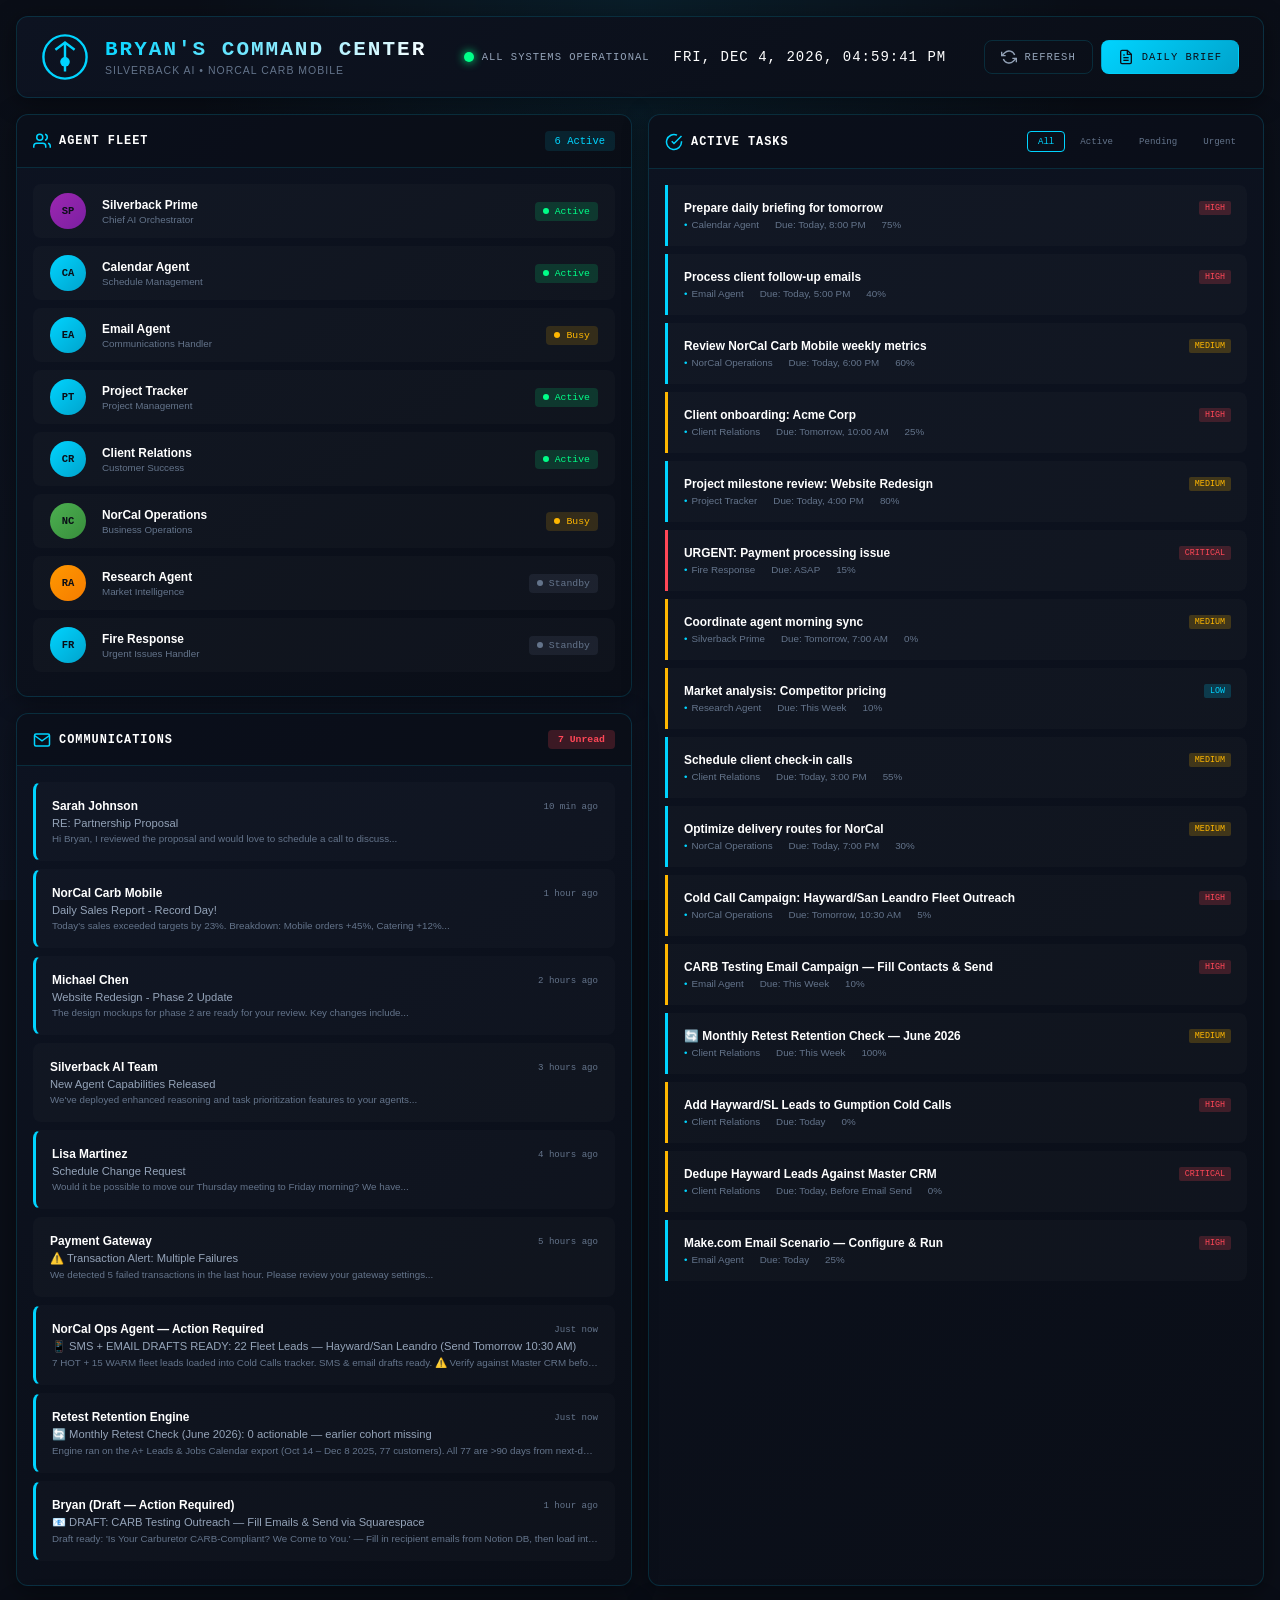
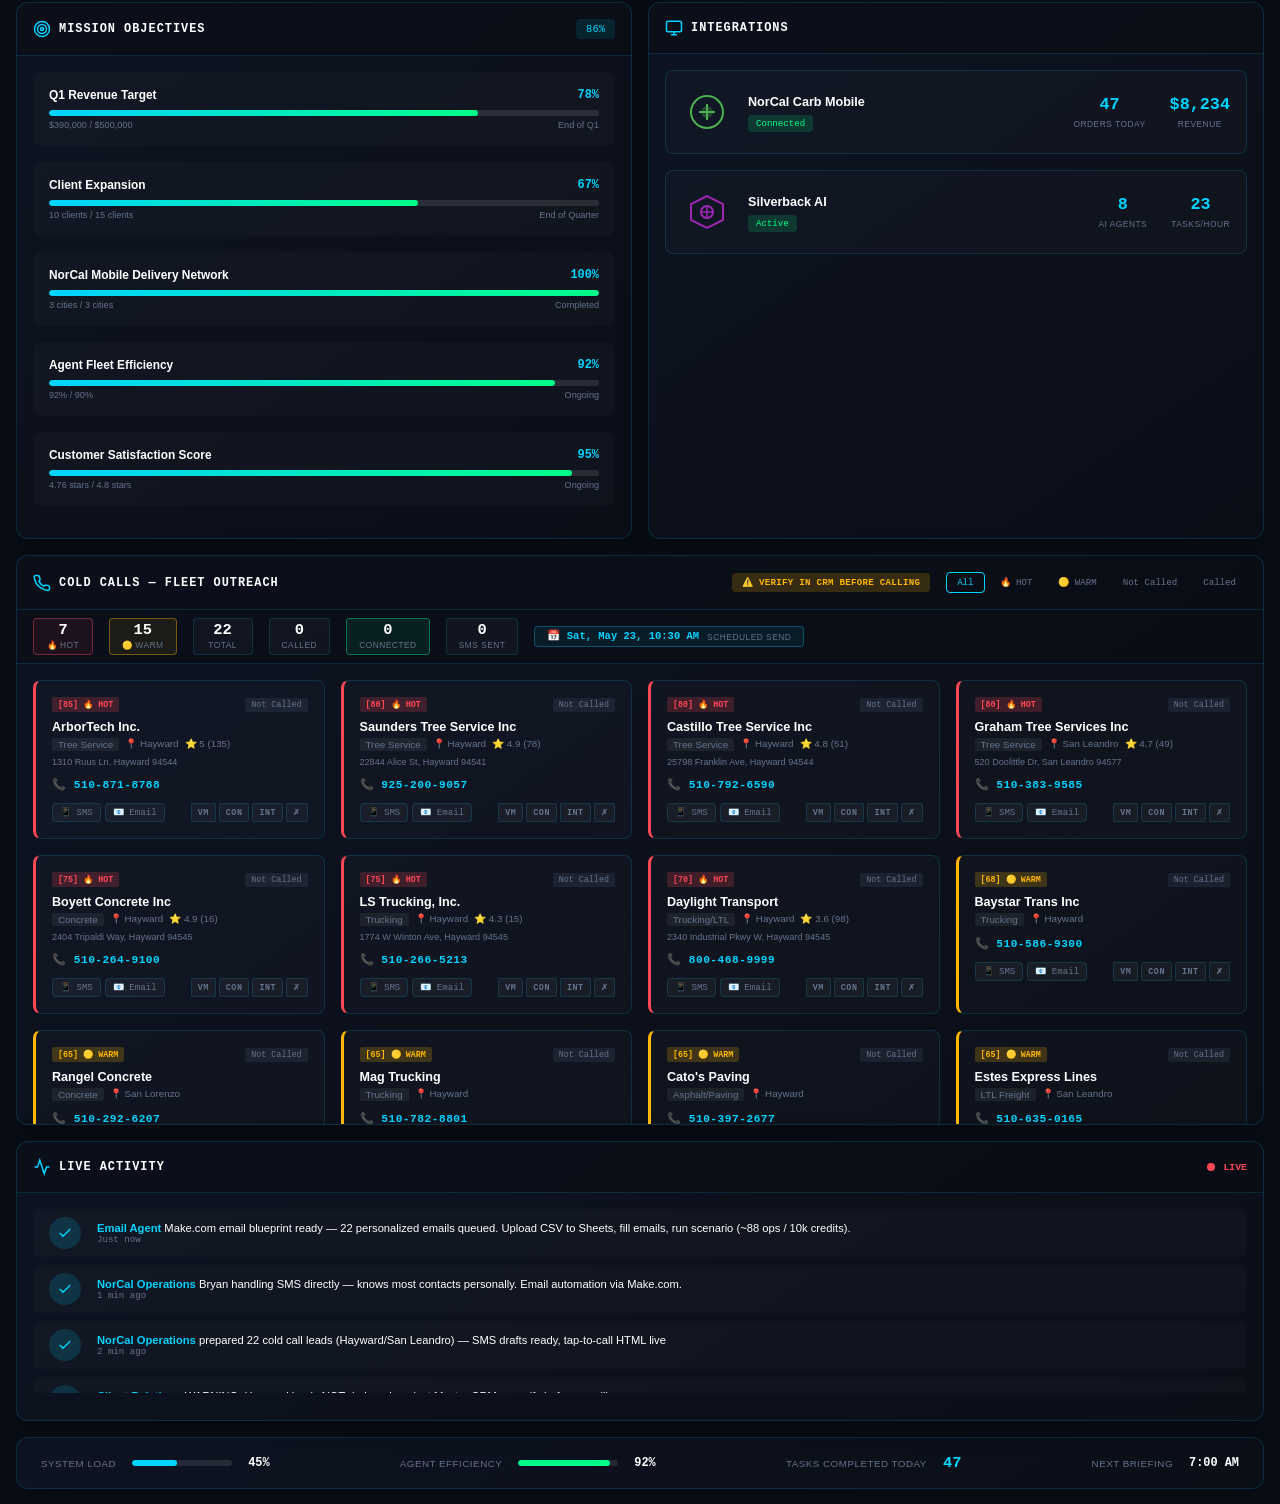
<file: command-center/index.html>
<!DOCTYPE html>
<html lang="en">
<head>
    <meta charset="UTF-8">
    <meta name="viewport" content="width=device-width, initial-scale=1.0">
    <meta http-equiv="Content-Security-Policy" content="default-src 'self'; script-src 'self'; style-src 'self' 'unsafe-inline' https://fonts.googleapis.com; font-src https://fonts.gstatic.com; img-src 'self' data:; connect-src 'none';">
    <title>Bryan's Command Center | Silverback AI</title>
    <link rel="stylesheet" href="styles.css">
    <link href="https://fonts.googleapis.com/css2?family=Roboto+Mono:wght@300;400;500;700&family=Inter:wght@300;400;500;600;700&display=swap" rel="stylesheet">
</head>
<body>
    <div class="command-center">
        <!-- Header / Mission Control Bar -->
        <header class="mission-control-bar">
            <div class="logo-section">
                <div class="logo-icon">
                    <svg viewBox="0 0 40 40" fill="none" xmlns="http://www.w3.org/2000/svg">
                        <circle cx="20" cy="20" r="18" stroke="#00D4FF" stroke-width="2"/>
                        <path d="M20 8 L20 32 M12 14 L20 8 L28 14" stroke="#00D4FF" stroke-width="2" fill="none"/>
                        <circle cx="20" cy="24" r="4" fill="#00D4FF"/>
                    </svg>
                </div>
                <div class="logo-text">
                    <h1>BRYAN'S COMMAND CENTER</h1>
                    <span class="subtitle">Silverback AI • NorCal Carb Mobile</span>
                </div>
            </div>
            <div class="status-indicators">
                <div class="system-status online">
                    <span class="status-dot"></span>
                    <span>ALL SYSTEMS OPERATIONAL</span>
                </div>
                <div class="datetime" id="datetime"></div>
            </div>
            <div class="quick-actions">
                <button class="action-btn" id="btn-refresh">
                    <svg viewBox="0 0 24 24" fill="none" stroke="currentColor" stroke-width="2">
                        <path d="M1 4v6h6M23 20v-6h-6"/>
                        <path d="M20.49 9A9 9 0 0 0 5.64 5.64L1 10m22 4l-4.64 4.36A9 9 0 0 1 3.51 15"/>
                    </svg>
                    REFRESH
                </button>
                <button class="action-btn primary" id="btn-briefing">
                    <svg viewBox="0 0 24 24" fill="none" stroke="currentColor" stroke-width="2">
                        <path d="M14 2H6a2 2 0 0 0-2 2v16a2 2 0 0 0 2 2h12a2 2 0 0 0 2-2V8z"/>
                        <polyline points="14 2 14 8 20 8"/>
                        <line x1="16" y1="13" x2="8" y2="13"/>
                        <line x1="16" y1="17" x2="8" y2="17"/>
                        <polyline points="10 9 9 9 8 9"/>
                    </svg>
                    DAILY BRIEF
                </button>
            </div>
        </header>

        <!-- Main Dashboard Grid -->
        <main class="dashboard-grid">
            <!-- Agents Panel -->
            <section class="panel agents-panel">
                <div class="panel-header">
                    <h2>
                        <svg viewBox="0 0 24 24" fill="none" stroke="currentColor" stroke-width="2">
                            <path d="M17 21v-2a4 4 0 0 0-4-4H5a4 4 0 0 0-4 4v2"/>
                            <circle cx="9" cy="7" r="4"/>
                            <path d="M23 21v-2a4 4 0 0 0-3-3.87"/>
                            <path d="M16 3.13a4 4 0 0 1 0 7.75"/>
                        </svg>
                        AGENT FLEET
                    </h2>
                    <span class="panel-count" id="agents-count">0 Active</span>
                </div>
                <div class="panel-content" id="agents-list">
                    <!-- Agents will be populated by JavaScript -->
                </div>
            </section>

            <!-- Tasks Panel -->
            <section class="panel tasks-panel">
                <div class="panel-header">
                    <h2>
                        <svg viewBox="0 0 24 24" fill="none" stroke="currentColor" stroke-width="2">
                            <path d="M22 11.08V12a10 10 0 1 1-5.93-9.14"/>
                            <polyline points="22 4 12 14.01 9 11.01"/>
                        </svg>
                        ACTIVE TASKS
                    </h2>
                    <div class="task-filters">
                        <button class="filter-btn active" data-filter="all">All</button>
                        <button class="filter-btn" data-filter="active">Active</button>
                        <button class="filter-btn" data-filter="pending">Pending</button>
                        <button class="filter-btn" data-filter="urgent">Urgent</button>
                    </div>
                </div>
                <div class="panel-content scrollable" id="tasks-list">
                    <!-- Tasks will be populated by JavaScript -->
                </div>
            </section>

            <!-- Mail/Communications Panel -->
            <section class="panel mail-panel">
                <div class="panel-header">
                    <h2>
                        <svg viewBox="0 0 24 24" fill="none" stroke="currentColor" stroke-width="2">
                            <path d="M4 4h16c1.1 0 2 .9 2 2v12c0 1.1-.9 2-2 2H4c-1.1 0-2-.9-2-2V6c0-1.1.9-2 2-2z"/>
                            <polyline points="22,6 12,13 2,6"/>
                        </svg>
                        COMMUNICATIONS
                    </h2>
                    <span class="panel-badge urgent" id="unread-count">0 Unread</span>
                </div>
                <div class="panel-content scrollable" id="mail-list">
                    <!-- Mail will be populated by JavaScript -->
                </div>
            </section>

            <!-- Goals & Objectives Panel -->
            <section class="panel goals-panel">
                <div class="panel-header">
                    <h2>
                        <svg viewBox="0 0 24 24" fill="none" stroke="currentColor" stroke-width="2">
                            <circle cx="12" cy="12" r="10"/>
                            <circle cx="12" cy="12" r="6"/>
                            <circle cx="12" cy="12" r="2"/>
                        </svg>
                        MISSION OBJECTIVES
                    </h2>
                    <span class="panel-progress" id="goals-progress">0%</span>
                </div>
                <div class="panel-content scrollable" id="goals-list">
                    <!-- Goals will be populated by JavaScript -->
                </div>
            </section>

            <!-- Integrations Panel -->
            <section class="panel integrations-panel">
                <div class="panel-header">
                    <h2>
                        <svg viewBox="0 0 24 24" fill="none" stroke="currentColor" stroke-width="2">
                            <rect x="2" y="3" width="20" height="14" rx="2" ry="2"/>
                            <line x1="8" y1="21" x2="16" y2="21"/>
                            <line x1="12" y1="17" x2="12" y2="21"/>
                        </svg>
                        INTEGRATIONS
                    </h2>
                </div>
                <div class="panel-content integrations-grid">
                    <div class="integration-card" data-integration="norcalcarb">
                        <div class="integration-icon norcalcarb">
                            <svg viewBox="0 0 40 40" fill="none">
                                <circle cx="20" cy="20" r="16" stroke="#4CAF50" stroke-width="2"/>
                                <path d="M12 20h16M20 12v16" stroke="#4CAF50" stroke-width="2"/>
                                <circle cx="20" cy="20" r="6" fill="#4CAF50" opacity="0.3"/>
                            </svg>
                        </div>
                        <div class="integration-info">
                            <h3>NorCal Carb Mobile</h3>
                            <span class="integration-status connected">Connected</span>
                        </div>
                        <div class="integration-metrics">
                            <div class="metric">
                                <span class="metric-value" id="norcalcarb-orders">--</span>
                                <span class="metric-label">Orders Today</span>
                            </div>
                            <div class="metric">
                                <span class="metric-value" id="norcalcarb-revenue">--</span>
                                <span class="metric-label">Revenue</span>
                            </div>
                        </div>
                    </div>
                    <div class="integration-card" data-integration="silverback">
                        <div class="integration-icon silverback">
                            <svg viewBox="0 0 40 40" fill="none">
                                <path d="M20 4L4 12v16l16 8 16-8V12L20 4z" stroke="#9C27B0" stroke-width="2" fill="none"/>
                                <circle cx="20" cy="20" r="6" stroke="#9C27B0" stroke-width="2"/>
                                <path d="M20 14v12M14 20h12" stroke="#9C27B0" stroke-width="1.5"/>
                            </svg>
                        </div>
                        <div class="integration-info">
                            <h3>Silverback AI</h3>
                            <span class="integration-status connected">Active</span>
                        </div>
                        <div class="integration-metrics">
                            <div class="metric">
                                <span class="metric-value" id="silverback-agents">--</span>
                                <span class="metric-label">AI Agents</span>
                            </div>
                            <div class="metric">
                                <span class="metric-value" id="silverback-tasks">--</span>
                                <span class="metric-label">Tasks/Hour</span>
                            </div>
                        </div>
                    </div>
                </div>
            </section>

            <!-- Cold Calls Panel -->
            <section class="panel cold-calls-panel">
                <div class="panel-header">
                    <h2>
                        <svg viewBox="0 0 24 24" fill="none" stroke="currentColor" stroke-width="2">
                            <path d="M22 16.92v3a2 2 0 0 1-2.18 2 19.79 19.79 0 0 1-8.63-3.07A19.5 19.5 0 0 1 4.69 13a19.79 19.79 0 0 1-3.07-8.67A2 2 0 0 1 3.6 2h3a2 2 0 0 1 2 1.72c.127.96.361 1.903.7 2.81a2 2 0 0 1-.45 2.11L7.91 9.91a16 16 0 0 0 6.29 6.29l1.27-.95a2 2 0 0 1 2.11-.45c.907.339 1.85.573 2.81.7A2 2 0 0 1 22 16.92z"/>
                        </svg>
                        COLD CALLS — FLEET OUTREACH
                    </h2>
                    <div class="cold-calls-header-right">
                        <span class="panel-badge warning" id="cold-calls-warning">⚠️ VERIFY IN CRM BEFORE CALLING</span>
                        <div class="cold-call-filters">
                            <button class="filter-btn active" data-cc-filter="all">All</button>
                            <button class="filter-btn" data-cc-filter="hot">🔥 HOT</button>
                            <button class="filter-btn" data-cc-filter="warm">🟡 WARM</button>
                            <button class="filter-btn" data-cc-filter="not_called">Not Called</button>
                            <button class="filter-btn" data-cc-filter="called">Called</button>
                        </div>
                    </div>
                </div>
                <div class="cold-calls-stats" id="cold-calls-stats">
                    <!-- Stats bar populated by JS -->
                </div>
                <div class="panel-content scrollable cold-calls-grid-wrap" id="cold-calls-list">
                    <!-- Cold call leads populated by JS -->
                </div>
            </section>

            <!-- Live Activity Feed -->
            <section class="panel activity-panel">
                <div class="panel-header">
                    <h2>
                        <svg viewBox="0 0 24 24" fill="none" stroke="currentColor" stroke-width="2">
                            <polyline points="22 12 18 12 15 21 9 3 6 12 2 12"/>
                        </svg>
                        LIVE ACTIVITY
                    </h2>
                    <span class="live-indicator">
                        <span class="pulse"></span>
                        LIVE
                    </span>
                </div>
                <div class="panel-content scrollable" id="activity-feed">
                    <!-- Activity feed will be populated by JavaScript -->
                </div>
            </section>
        </main>

        <!-- Bottom Status Bar -->
        <footer class="status-bar">
            <div class="status-item">
                <span class="status-label">System Load</span>
                <div class="status-meter">
                    <div class="meter-fill" id="system-load" style="width: 45%"></div>
                </div>
                <span class="status-value">45%</span>
            </div>
            <div class="status-item">
                <span class="status-label">Agent Efficiency</span>
                <div class="status-meter">
                    <div class="meter-fill success" id="agent-efficiency" style="width: 92%"></div>
                </div>
                <span class="status-value">92%</span>
            </div>
            <div class="status-item">
                <span class="status-label">Tasks Completed Today</span>
                <span class="status-value highlight" id="tasks-completed">47</span>
            </div>
            <div class="status-item">
                <span class="status-label">Next Briefing</span>
                <span class="status-value" id="next-briefing">7:00 AM</span>
            </div>
        </footer>
    </div>

    <script src="data.js"></script>
    <script src="dashboard.js"></script>
</body>
</html>
</file>
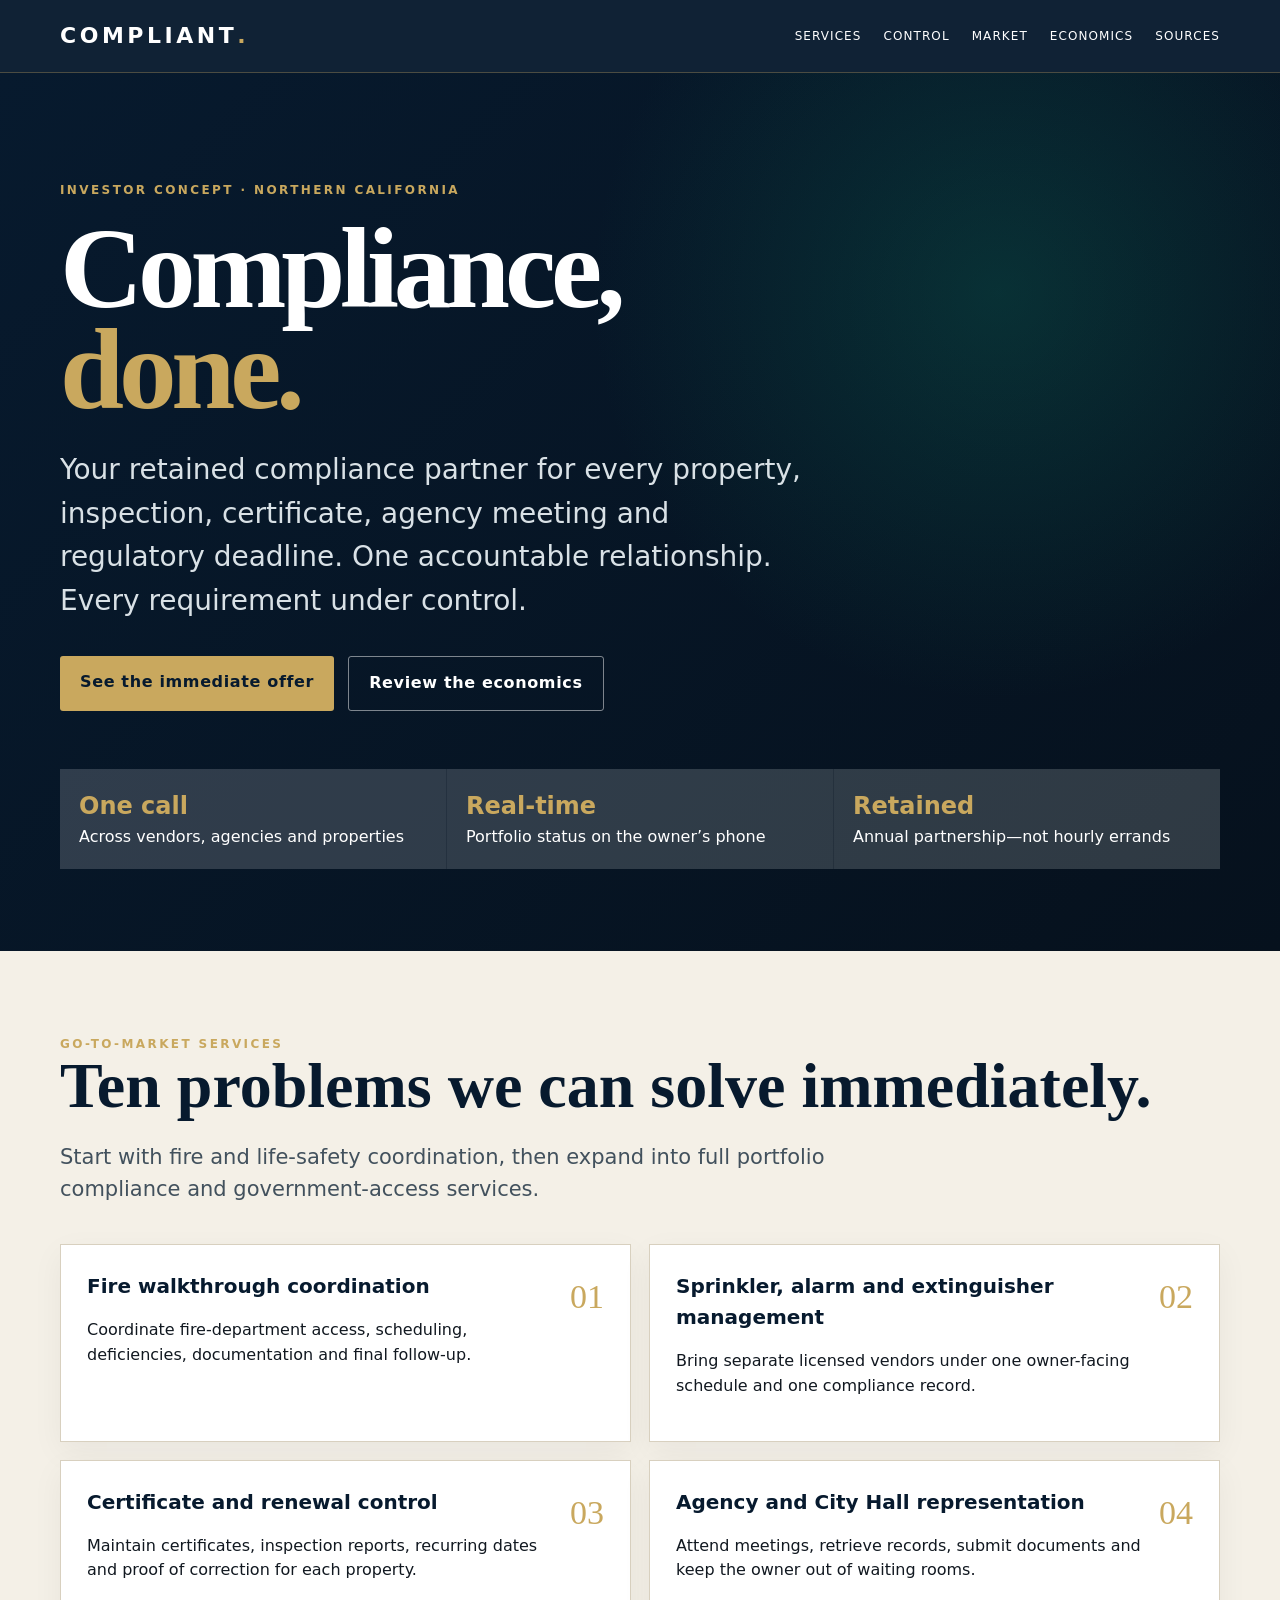
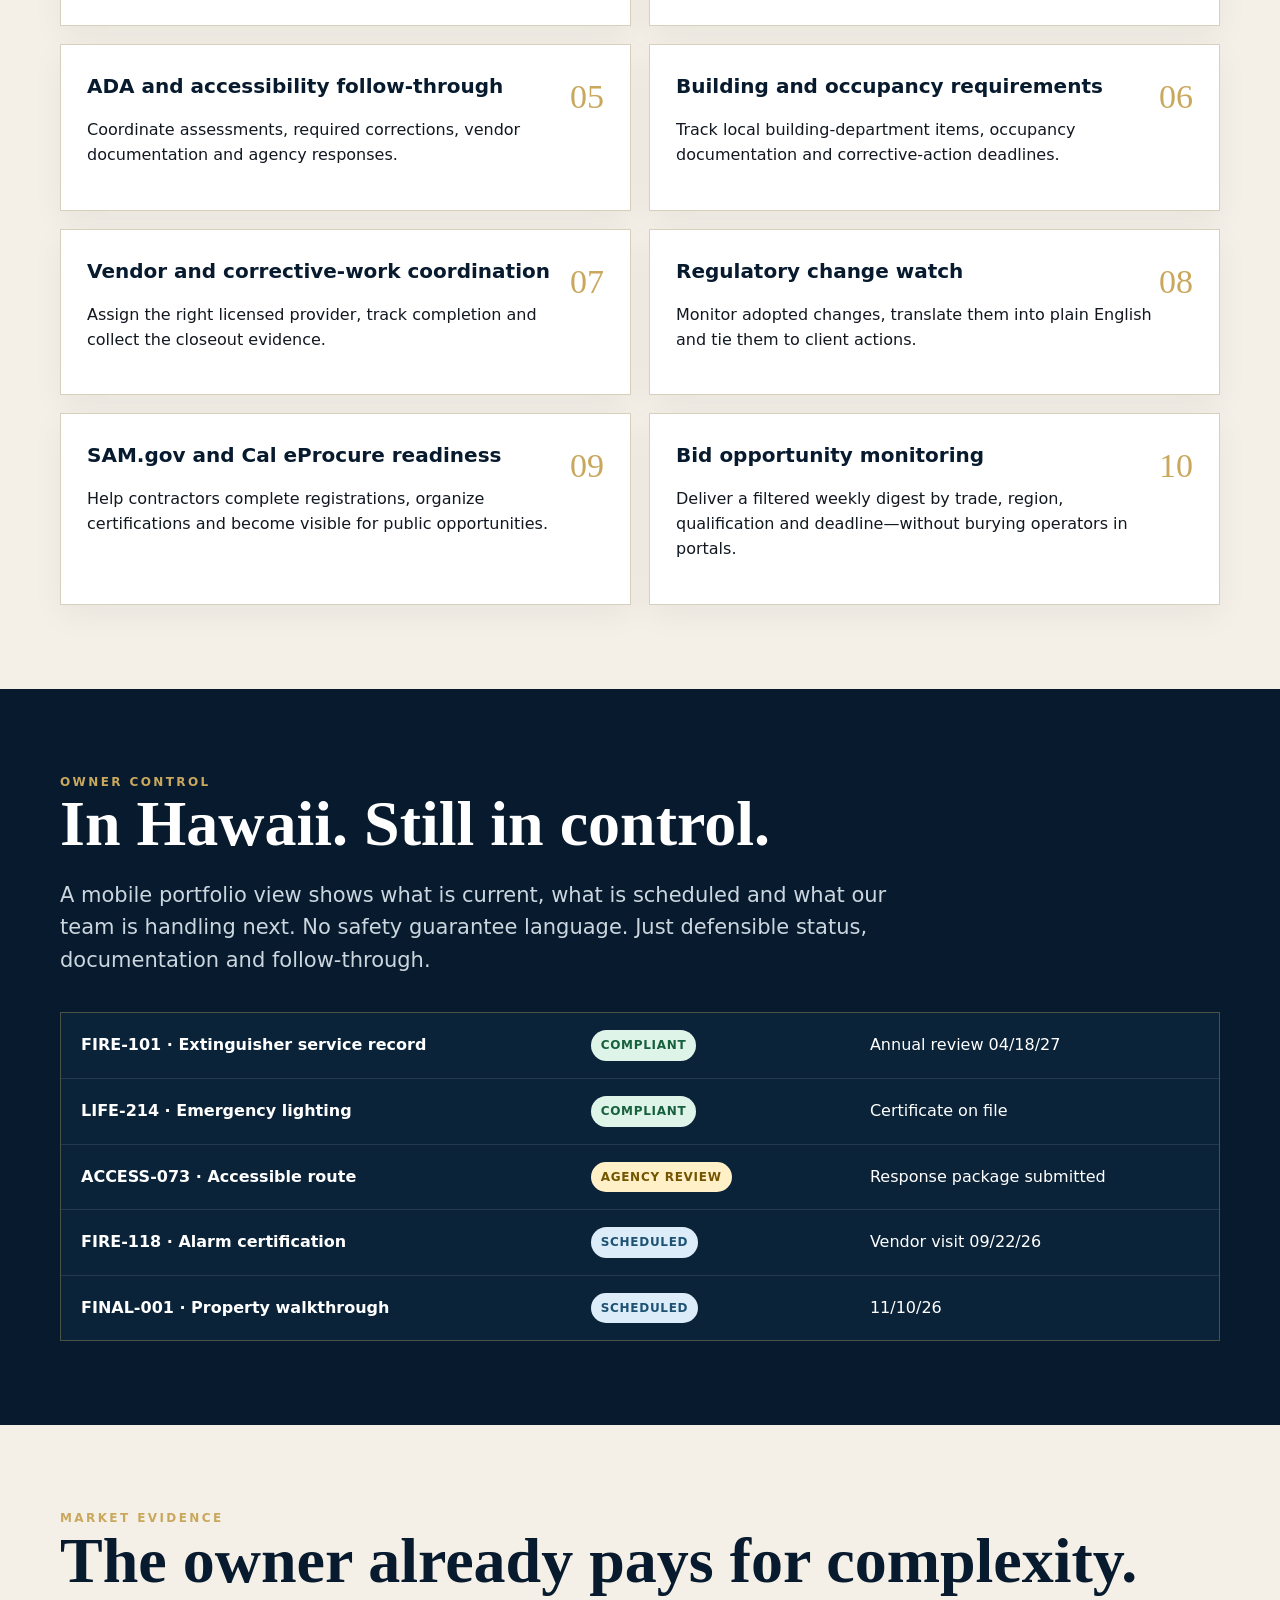
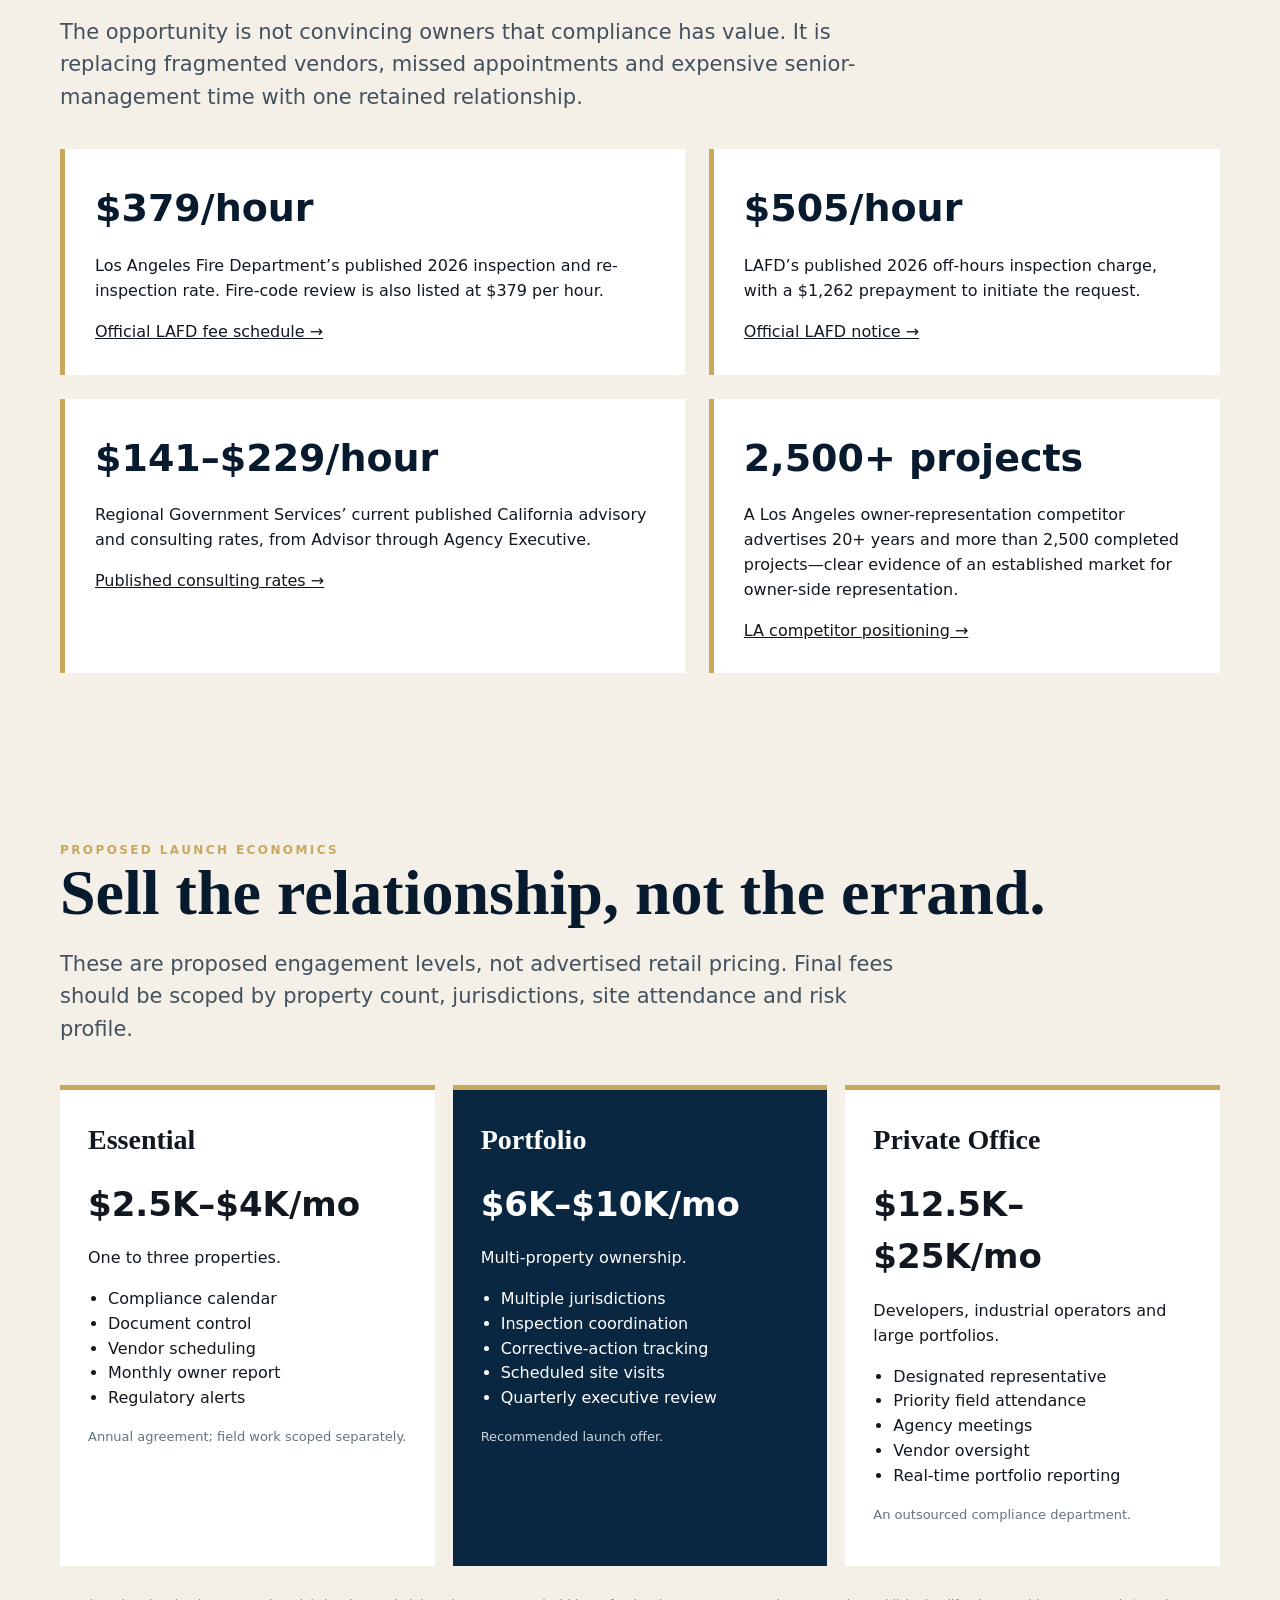
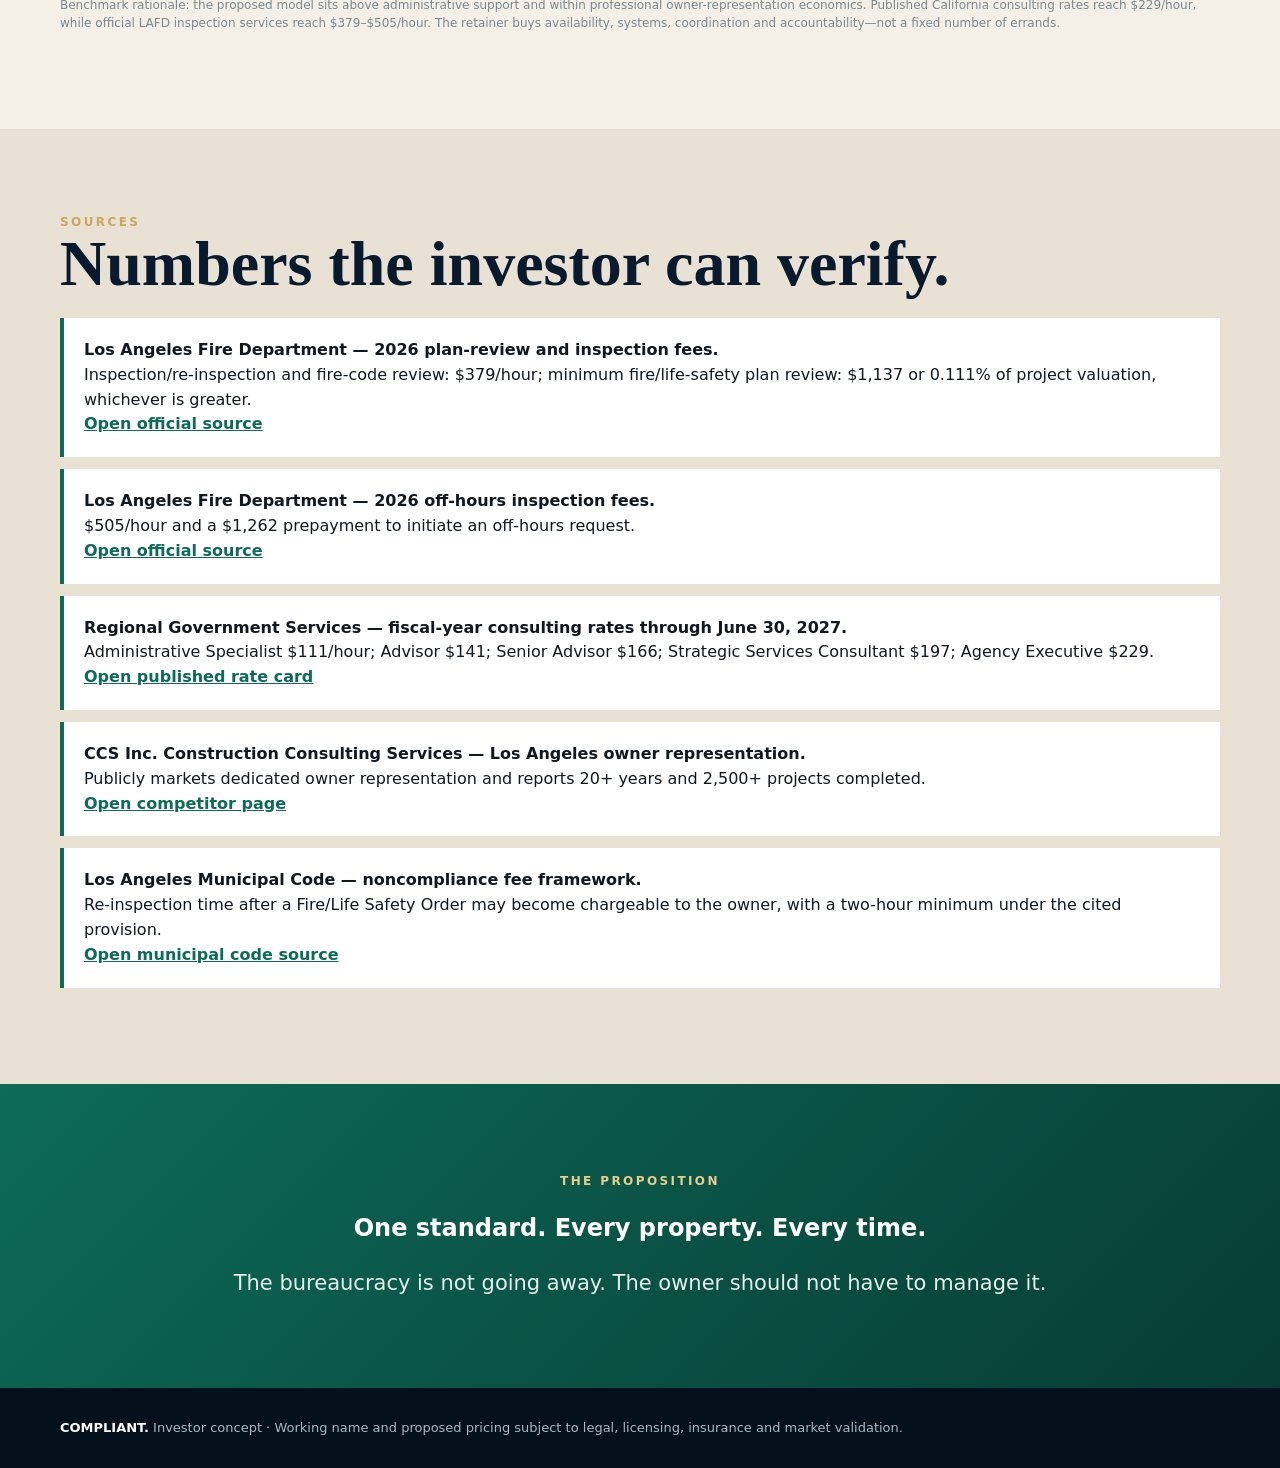
<file: compliant-concept/index.html>
<!doctype html>
<html lang="en">
<head>
<meta charset="utf-8">
<meta name="viewport" content="width=device-width,initial-scale=1">
<title>COMPLIANT. — Investor Concept</title>
<meta name="description" content="COMPLIANT. Retained owner representation for property, construction and regulatory compliance.">
<meta property="og:type" content="website">
<meta property="og:title" content="COMPLIANT. — Compliance, done.">
<meta property="og:description" content="A premium retained compliance partner for property owners, developers and physical-service businesses.">
<meta property="og:image" content="https://placehold.co/1200x630/071A2E/C9A85E/png?text=COMPLIANT.%0ACompliance%2C+done.">
<meta property="og:image:width" content="1200">
<meta property="og:image:height" content="630">
<meta name="twitter:card" content="summary_large_image">
<meta name="twitter:title" content="COMPLIANT. — Compliance, done.">
<meta name="twitter:description" content="Investor concept for a retained compliance partner.">
<meta name="twitter:image" content="https://placehold.co/1200x630/071A2E/C9A85E/png?text=COMPLIANT.%0ACompliance%2C+done.">
<style>
:root{--navy:#071a2e;--navy2:#0a2741;--gold:#c9a85e;--emerald:#0d6b58;--cream:#f4f0e7;--ink:#111820;--muted:#66737d;--line:#d8d0bf}
*{box-sizing:border-box}html{scroll-behavior:smooth}body{margin:0;font-family:Inter,ui-sans-serif,system-ui,-apple-system,Segoe UI,Arial;color:var(--ink);background:var(--cream);line-height:1.55}a{color:inherit}.wrap{width:min(1160px,92vw);margin:auto}.top{position:sticky;top:0;z-index:20;background:rgba(7,26,46,.96);backdrop-filter:blur(12px);border-bottom:1px solid rgba(201,168,94,.32)}nav{height:72px;display:flex;align-items:center;justify-content:space-between;color:white}.brand{font-weight:900;letter-spacing:.16em;font-size:22px;text-decoration:none}.brand b{color:var(--gold)}.links{display:flex;gap:22px;font-size:12px;letter-spacing:.09em;text-transform:uppercase}.links a{text-decoration:none}.hero{background:radial-gradient(circle at 78% 25%,rgba(13,107,88,.32),transparent 34%),linear-gradient(135deg,var(--navy),#06111d);color:white;padding:108px 0 82px}.eyebrow{color:var(--gold);text-transform:uppercase;letter-spacing:.2em;font-weight:800;font-size:12px}.hero h1{font-family:Georgia,serif;font-size:clamp(60px,9vw,118px);line-height:.88;margin:18px 0 24px;letter-spacing:-.045em}.hero h1 span{color:var(--gold)}.hero p{max-width:760px;font-size:clamp(19px,2.2vw,28px);color:#d9e1e6}.buttons{display:flex;gap:14px;flex-wrap:wrap;margin-top:34px}.btn{display:inline-block;padding:14px 20px;border-radius:3px;text-decoration:none;font-weight:850;letter-spacing:.04em}.primary{background:var(--gold);color:var(--navy)}.secondary{border:1px solid rgba(255,255,255,.48);color:white}.proofbar{display:grid;grid-template-columns:repeat(3,1fr);gap:1px;background:rgba(255,255,255,.12);margin-top:58px}.proofbar div{background:rgba(255,255,255,.05);padding:19px}.proofbar strong{display:block;color:var(--gold);font-size:24px}.section{padding:84px 0}.section h2{font-family:Georgia,serif;color:var(--navy);font-size:clamp(38px,5vw,66px);line-height:1.04;margin:0 0 20px}.lead{max-width:860px;font-size:21px;color:#42515d}.grid{display:grid;grid-template-columns:repeat(2,1fr);gap:18px;margin-top:38px}.card{background:#fff;border:1px solid var(--line);padding:26px;box-shadow:0 10px 30px rgba(15,28,40,.05)}.card h3{margin:0 0 8px;color:var(--navy);font-size:20px}.num{font-family:Georgia,serif;color:var(--gold);font-size:34px;float:right}.dark{background:var(--navy);color:white}.dark h2{color:white}.status{margin-top:36px;border:1px solid rgba(201,168,94,.35);background:#0b2339}.row{display:grid;grid-template-columns:1.5fr .8fr 1fr;gap:16px;padding:17px 20px;border-bottom:1px solid rgba(255,255,255,.1);align-items:center}.row:last-child{border-bottom:0}.tag{display:inline-block;padding:6px 10px;border-radius:999px;font-size:12px;font-weight:850;text-transform:uppercase;letter-spacing:.06em}.green{background:#dff4e8;color:#17603d}.amber{background:#fff0c8;color:#735400}.blue{background:#dcecf8;color:#1e5273}.marketgrid{display:grid;grid-template-columns:1.1fr .9fr;gap:24px;margin-top:36px}.quote{background:white;padding:30px;border-left:5px solid var(--gold)}.quote strong{display:block;font-size:38px;color:var(--navy)}.pricing{display:grid;grid-template-columns:repeat(3,1fr);gap:18px;margin-top:40px}.price{background:white;border-top:5px solid var(--gold);padding:28px}.price.featured{background:var(--navy2);color:white}.price h3{font-family:Georgia,serif;font-size:28px;margin:0}.price strong{display:block;font-size:34px;margin:16px 0}.price ul{padding-left:20px}.note{font-size:13px;color:var(--muted)}.featured .note{color:#cbd5dc}.sources{background:#e9e2d4}.source{background:white;border-left:4px solid var(--emerald);padding:20px;margin:12px 0}.source a{color:var(--emerald);font-weight:850}.close{background:linear-gradient(135deg,var(--emerald),#073c34);color:white;text-align:center;padding:88px 0}.close h2{color:white}.footer{background:#04101c;color:#aab8c2;padding:30px 0;font-size:13px}.disclaimer{font-size:12px;color:#798892;margin-top:30px}
@media(max-width:760px){.links{display:none}.hero{padding:78px 0 58px}.proofbar,.grid,.pricing,.marketgrid{grid-template-columns:1fr}.row{grid-template-columns:1fr}.section{padding:60px 0}}
</style>
</head>
<body>
<header class="top"><nav class="wrap"><a class="brand" href="#top">COMPLIANT<b>.</b></a><div class="links"><a href="#services">Services</a><a href="#dashboard">Control</a><a href="#market">Market</a><a href="#pricing">Economics</a><a href="#sources">Sources</a></div></nav></header>
<main id="top">
<section class="hero"><div class="wrap"><div class="eyebrow">Investor concept · Northern California</div><h1>Compliance,<br><span>done.</span></h1><p>Your retained compliance partner for every property, inspection, certificate, agency meeting and regulatory deadline. One accountable relationship. Every requirement under control.</p><div class="buttons"><a class="btn primary" href="#services">See the immediate offer</a><a class="btn secondary" href="#pricing">Review the economics</a></div><div class="proofbar"><div><strong>One call</strong>Across vendors, agencies and properties</div><div><strong>Real-time</strong>Portfolio status on the owner’s phone</div><div><strong>Retained</strong>Annual partnership—not hourly errands</div></div></div></section>
<section class="section" id="services"><div class="wrap"><div class="eyebrow">Go-to-market services</div><h2>Ten problems we can solve immediately.</h2><p class="lead">Start with fire and life-safety coordination, then expand into full portfolio compliance and government-access services.</p><div class="grid">
<div class="card"><span class="num">01</span><h3>Fire walkthrough coordination</h3><p>Coordinate fire-department access, scheduling, deficiencies, documentation and final follow-up.</p></div><div class="card"><span class="num">02</span><h3>Sprinkler, alarm and extinguisher management</h3><p>Bring separate licensed vendors under one owner-facing schedule and one compliance record.</p></div><div class="card"><span class="num">03</span><h3>Certificate and renewal control</h3><p>Maintain certificates, inspection reports, recurring dates and proof of correction for each property.</p></div><div class="card"><span class="num">04</span><h3>Agency and City Hall representation</h3><p>Attend meetings, retrieve records, submit documents and keep the owner out of waiting rooms.</p></div><div class="card"><span class="num">05</span><h3>ADA and accessibility follow-through</h3><p>Coordinate assessments, required corrections, vendor documentation and agency responses.</p></div><div class="card"><span class="num">06</span><h3>Building and occupancy requirements</h3><p>Track local building-department items, occupancy documentation and corrective-action deadlines.</p></div><div class="card"><span class="num">07</span><h3>Vendor and corrective-work coordination</h3><p>Assign the right licensed provider, track completion and collect the closeout evidence.</p></div><div class="card"><span class="num">08</span><h3>Regulatory change watch</h3><p>Monitor adopted changes, translate them into plain English and tie them to client actions.</p></div><div class="card"><span class="num">09</span><h3>SAM.gov and Cal eProcure readiness</h3><p>Help contractors complete registrations, organize certifications and become visible for public opportunities.</p></div><div class="card"><span class="num">10</span><h3>Bid opportunity monitoring</h3><p>Deliver a filtered weekly digest by trade, region, qualification and deadline—without burying operators in portals.</p></div>
</div></div></section>
<section class="section dark" id="dashboard"><div class="wrap"><div class="eyebrow">Owner control</div><h2>In Hawaii. Still in control.</h2><p class="lead" style="color:#cbd6de">A mobile portfolio view shows what is current, what is scheduled and what our team is handling next. No safety guarantee language. Just defensible status, documentation and follow-through.</p><div class="status"><div class="row"><strong>FIRE-101 · Extinguisher service record</strong><span><span class="tag green">Compliant</span></span><span>Annual review 04/18/27</span></div><div class="row"><strong>LIFE-214 · Emergency lighting</strong><span><span class="tag green">Compliant</span></span><span>Certificate on file</span></div><div class="row"><strong>ACCESS-073 · Accessible route</strong><span><span class="tag amber">Agency review</span></span><span>Response package submitted</span></div><div class="row"><strong>FIRE-118 · Alarm certification</strong><span><span class="tag blue">Scheduled</span></span><span>Vendor visit 09/22/26</span></div><div class="row"><strong>FINAL-001 · Property walkthrough</strong><span><span class="tag blue">Scheduled</span></span><span>11/10/26</span></div></div></div></section>
<section class="section" id="market"><div class="wrap"><div class="eyebrow">Market evidence</div><h2>The owner already pays for complexity.</h2><p class="lead">The opportunity is not convincing owners that compliance has value. It is replacing fragmented vendors, missed appointments and expensive senior-management time with one retained relationship.</p><div class="marketgrid"><div class="quote"><strong>$379/hour</strong><p>Los Angeles Fire Department’s published 2026 inspection and re-inspection rate. Fire-code review is also listed at $379 per hour.</p><a href="https://lafd.org/fire-prevention/fire-development-services/section-118-plan-check-and-inspection-fees" target="_blank" rel="noopener">Official LAFD fee schedule →</a></div><div class="quote"><strong>$505/hour</strong><p>LAFD’s published 2026 off-hours inspection charge, with a $1,262 prepayment to initiate the request.</p><a href="https://lafd.org/fire-prevention/fire-development-services/off-hours-inspection-fees" target="_blank" rel="noopener">Official LAFD notice →</a></div><div class="quote"><strong>$141–$229/hour</strong><p>Regional Government Services’ current published California advisory and consulting rates, from Advisor through Agency Executive.</p><a href="https://rgsjpa.org/about-us/agreement-rates/" target="_blank" rel="noopener">Published consulting rates →</a></div><div class="quote"><strong>2,500+ projects</strong><p>A Los Angeles owner-representation competitor advertises 20+ years and more than 2,500 completed projects—clear evidence of an established market for owner-side representation.</p><a href="https://www.laconstructioncompliance.com/construction-management/owner-representation/" target="_blank" rel="noopener">LA competitor positioning →</a></div></div></div></section>
<section class="section" id="pricing"><div class="wrap"><div class="eyebrow">Proposed launch economics</div><h2>Sell the relationship, not the errand.</h2><p class="lead">These are proposed engagement levels, not advertised retail pricing. Final fees should be scoped by property count, jurisdictions, site attendance and risk profile.</p><div class="pricing"><div class="price"><h3>Essential</h3><strong>$2.5K–$4K/mo</strong><p>One to three properties.</p><ul><li>Compliance calendar</li><li>Document control</li><li>Vendor scheduling</li><li>Monthly owner report</li><li>Regulatory alerts</li></ul><p class="note">Annual agreement; field work scoped separately.</p></div><div class="price featured"><h3>Portfolio</h3><strong>$6K–$10K/mo</strong><p>Multi-property ownership.</p><ul><li>Multiple jurisdictions</li><li>Inspection coordination</li><li>Corrective-action tracking</li><li>Scheduled site visits</li><li>Quarterly executive review</li></ul><p class="note">Recommended launch offer.</p></div><div class="price"><h3>Private Office</h3><strong>$12.5K–$25K/mo</strong><p>Developers, industrial operators and large portfolios.</p><ul><li>Designated representative</li><li>Priority field attendance</li><li>Agency meetings</li><li>Vendor oversight</li><li>Real-time portfolio reporting</li></ul><p class="note">An outsourced compliance department.</p></div></div><p class="disclaimer">Benchmark rationale: the proposed model sits above administrative support and within professional owner-representation economics. Published California consulting rates reach $229/hour, while official LAFD inspection services reach $379–$505/hour. The retainer buys availability, systems, coordination and accountability—not a fixed number of errands.</p></div></section>
<section class="section sources" id="sources"><div class="wrap"><div class="eyebrow">Sources</div><h2>Numbers the investor can verify.</h2><div class="source"><strong>Los Angeles Fire Department — 2026 plan-review and inspection fees.</strong><br>Inspection/re-inspection and fire-code review: $379/hour; minimum fire/life-safety plan review: $1,137 or 0.111% of project valuation, whichever is greater.<br><a href="https://lafd.org/fire-prevention/fire-development-services/section-118-plan-check-and-inspection-fees" target="_blank" rel="noopener">Open official source</a></div><div class="source"><strong>Los Angeles Fire Department — 2026 off-hours inspection fees.</strong><br>$505/hour and a $1,262 prepayment to initiate an off-hours request.<br><a href="https://lafd.org/fire-prevention/fire-development-services/off-hours-inspection-fees" target="_blank" rel="noopener">Open official source</a></div><div class="source"><strong>Regional Government Services — fiscal-year consulting rates through June 30, 2027.</strong><br>Administrative Specialist $111/hour; Advisor $141; Senior Advisor $166; Strategic Services Consultant $197; Agency Executive $229.<br><a href="https://rgsjpa.org/about-us/agreement-rates/" target="_blank" rel="noopener">Open published rate card</a></div><div class="source"><strong>CCS Inc. Construction Consulting Services — Los Angeles owner representation.</strong><br>Publicly markets dedicated owner representation and reports 20+ years and 2,500+ projects completed.<br><a href="https://www.laconstructioncompliance.com/construction-management/owner-representation/" target="_blank" rel="noopener">Open competitor page</a></div><div class="source"><strong>Los Angeles Municipal Code — noncompliance fee framework.</strong><br>Re-inspection time after a Fire/Life Safety Order may become chargeable to the owner, with a two-hour minimum under the cited provision.<br><a href="https://codelibrary.amlegal.com/codes/los_angeles/latest/lamc/0-0-0-342046" target="_blank" rel="noopener">Open municipal code source</a></div></div></section>
<section class="close"><div class="wrap"><div class="eyebrow" style="color:#e7cc8b">The proposition</div><h2>One standard. Every property. Every time.</h2><p class="lead" style="color:#e4efeb;margin:0 auto">The bureaucracy is not going away. The owner should not have to manage it.</p></div></section>
</main><footer class="footer"><div class="wrap"><strong style="color:#fff">COMPLIANT.</strong> Investor concept · Working name and proposed pricing subject to legal, licensing, insurance and market validation.</div></footer>
</body></html>
</file>
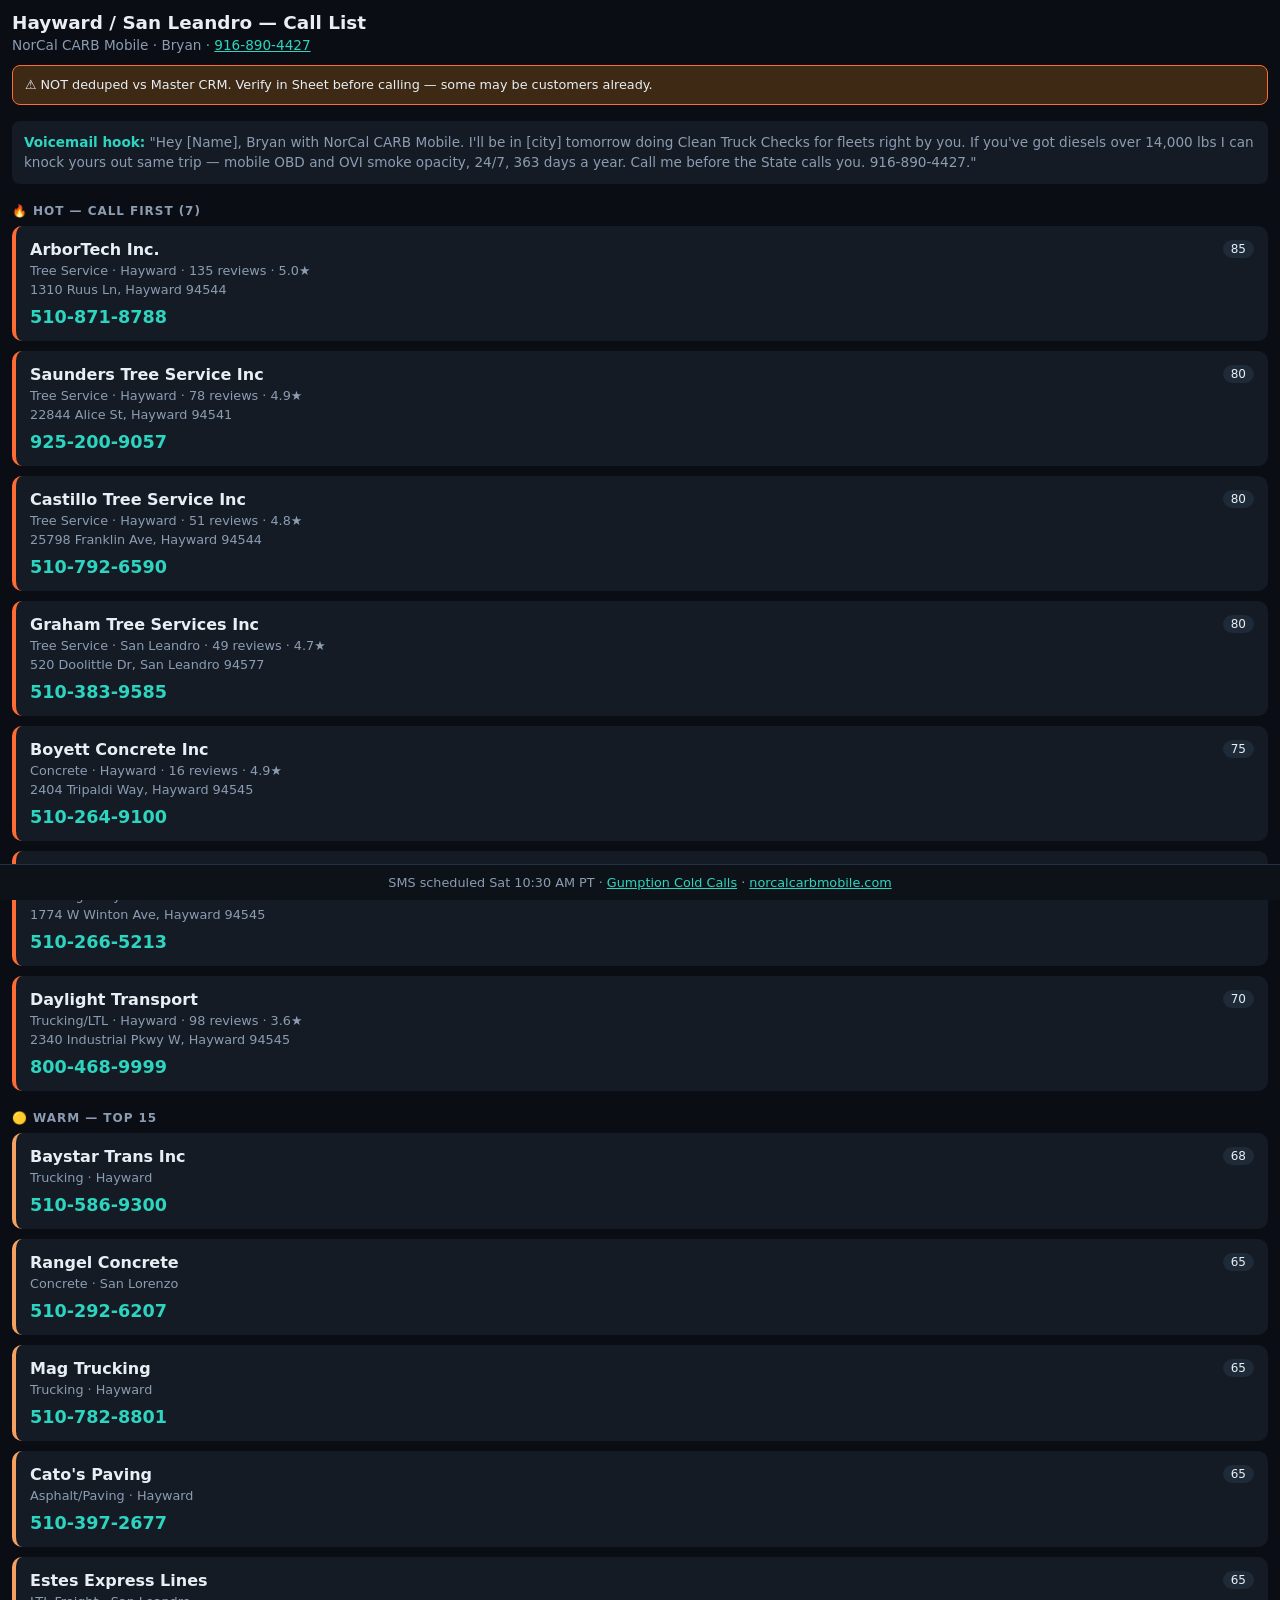
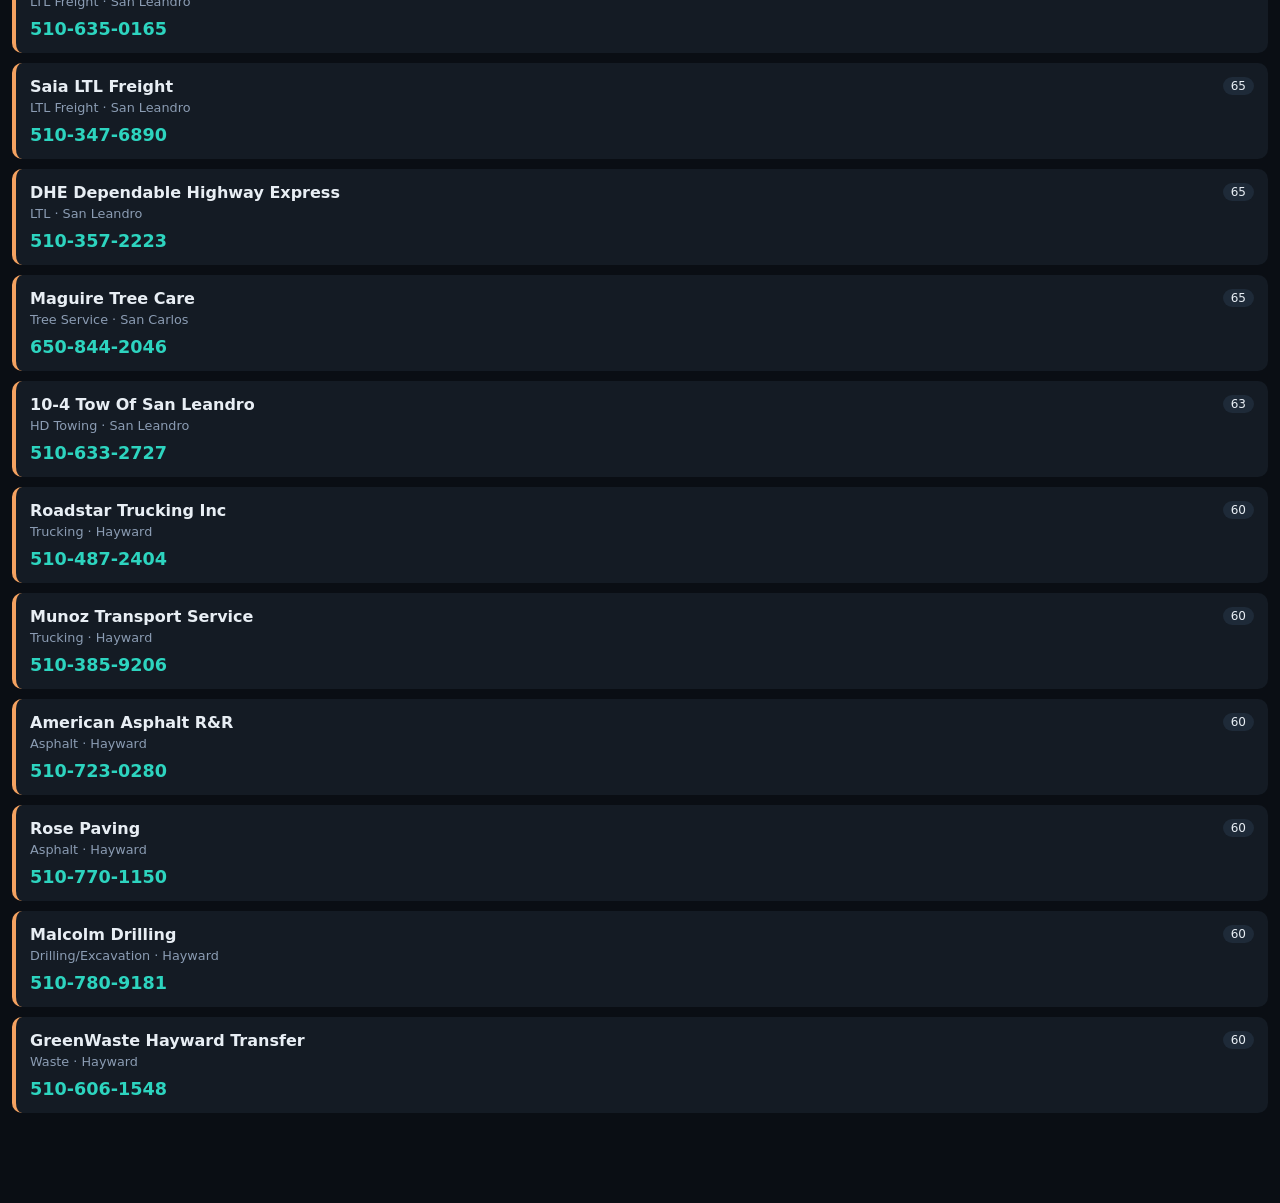
<file: leads/hayward-leads-dialer.html>
<!DOCTYPE html>
<html lang="en">
<head>
  <meta charset="UTF-8" />
  <meta name="viewport" content="width=device-width, initial-scale=1, viewport-fit=cover" />
  <title>Hayward Leads Dialer — NorCal CARB Mobile</title>
  <style>
    :root {
      --bg: #0a0e14;
      --card: #141b24;
      --hot: #ff6b35;
      --warm: #f4a261;
      --accent: #2dd4bf;
      --text: #e8eef4;
      --muted: #8b9cb3;
    }
    * { box-sizing: border-box; }
    body {
      margin: 0;
      font-family: system-ui, -apple-system, sans-serif;
      background: var(--bg);
      color: var(--text);
      padding: 12px 12px 80px;
    }
    h1 { font-size: 1.15rem; margin: 0 0 4px; }
    .warn {
      background: #3d2914;
      border: 1px solid var(--hot);
      border-radius: 8px;
      padding: 10px 12px;
      font-size: 0.8rem;
      margin-bottom: 16px;
      line-height: 1.4;
    }
    .hook {
      background: var(--card);
      border-radius: 8px;
      padding: 12px;
      font-size: 0.85rem;
      margin-bottom: 16px;
      line-height: 1.45;
      color: var(--muted);
    }
    .hook strong { color: var(--accent); }
    section h2 {
      font-size: 0.75rem;
      text-transform: uppercase;
      letter-spacing: 0.08em;
      color: var(--muted);
      margin: 20px 0 8px;
    }
    .lead {
      display: block;
      background: var(--card);
      border-radius: 10px;
      padding: 14px;
      margin-bottom: 10px;
      text-decoration: none;
      color: inherit;
      border-left: 4px solid var(--warm);
    }
    .lead.hot { border-left-color: var(--hot); }
    .lead:active { opacity: 0.85; }
    .lead-top {
      display: flex;
      justify-content: space-between;
      align-items: flex-start;
      gap: 8px;
    }
    .name { font-weight: 600; font-size: 1rem; }
    .score {
      font-size: 0.75rem;
      background: #1e2a38;
      padding: 2px 8px;
      border-radius: 999px;
      flex-shrink: 0;
    }
    .meta { font-size: 0.8rem; color: var(--muted); margin-top: 4px; }
    .phone {
      display: inline-block;
      margin-top: 10px;
      font-size: 1.1rem;
      color: var(--accent);
      font-weight: 600;
    }
    footer {
      position: fixed;
      bottom: 0;
      left: 0;
      right: 0;
      background: #0d1218;
      border-top: 1px solid #243044;
      padding: 10px 16px;
      font-size: 0.8rem;
      text-align: center;
      color: var(--muted);
    }
    footer a { color: var(--accent); }
  </style>
</head>
<body>
  <h1>Hayward / San Leandro — Call List</h1>
  <p style="margin:0 0 12px;font-size:0.85rem;color:var(--muted)">NorCal CARB Mobile · Bryan · <a href="tel:9168904427" style="color:var(--accent)">916-890-4427</a></p>

  <div class="warn">⚠️ NOT deduped vs Master CRM. Verify in Sheet before calling — some may be customers already.</div>

  <div class="hook">
    <strong>Voicemail hook:</strong> "Hey [Name], Bryan with NorCal CARB Mobile. I'll be in [city] tomorrow doing Clean Truck Checks for fleets right by you. If you've got diesels over 14,000 lbs I can knock yours out same trip — mobile OBD and OVI smoke opacity, 24/7, 363 days a year. Call me before the State calls you. 916-890-4427."
  </div>

  <section>
    <h2>🔥 HOT — call first (7)</h2>
    <a class="lead hot" href="tel:5108718788">
      <div class="lead-top"><span class="name">ArborTech Inc.</span><span class="score">85</span></div>
      <div class="meta">Tree Service · Hayward · 135 reviews · 5.0★</div>
      <div class="meta">1310 Ruus Ln, Hayward 94544</div>
      <span class="phone">510-871-8788</span>
    </a>
    <a class="lead hot" href="tel:9252009057">
      <div class="lead-top"><span class="name">Saunders Tree Service Inc</span><span class="score">80</span></div>
      <div class="meta">Tree Service · Hayward · 78 reviews · 4.9★</div>
      <div class="meta">22844 Alice St, Hayward 94541</div>
      <span class="phone">925-200-9057</span>
    </a>
    <a class="lead hot" href="tel:5107926590">
      <div class="lead-top"><span class="name">Castillo Tree Service Inc</span><span class="score">80</span></div>
      <div class="meta">Tree Service · Hayward · 51 reviews · 4.8★</div>
      <div class="meta">25798 Franklin Ave, Hayward 94544</div>
      <span class="phone">510-792-6590</span>
    </a>
    <a class="lead hot" href="tel:5103839585">
      <div class="lead-top"><span class="name">Graham Tree Services Inc</span><span class="score">80</span></div>
      <div class="meta">Tree Service · San Leandro · 49 reviews · 4.7★</div>
      <div class="meta">520 Doolittle Dr, San Leandro 94577</div>
      <span class="phone">510-383-9585</span>
    </a>
    <a class="lead hot" href="tel:5102649100">
      <div class="lead-top"><span class="name">Boyett Concrete Inc</span><span class="score">75</span></div>
      <div class="meta">Concrete · Hayward · 16 reviews · 4.9★</div>
      <div class="meta">2404 Tripaldi Way, Hayward 94545</div>
      <span class="phone">510-264-9100</span>
    </a>
    <a class="lead hot" href="tel:5102665213">
      <div class="lead-top"><span class="name">LS Trucking, Inc.</span><span class="score">75</span></div>
      <div class="meta">Trucking · Hayward · 15 reviews · 4.3★</div>
      <div class="meta">1774 W Winton Ave, Hayward 94545</div>
      <span class="phone">510-266-5213</span>
    </a>
    <a class="lead hot" href="tel:8004689999">
      <div class="lead-top"><span class="name">Daylight Transport</span><span class="score">70</span></div>
      <div class="meta">Trucking/LTL · Hayward · 98 reviews · 3.6★</div>
      <div class="meta">2340 Industrial Pkwy W, Hayward 94545</div>
      <span class="phone">800-468-9999</span>
    </a>
  </section>

  <section>
    <h2>🟡 WARM — top 15</h2>
    <a class="lead" href="tel:5105869300"><div class="lead-top"><span class="name">Baystar Trans Inc</span><span class="score">68</span></div><div class="meta">Trucking · Hayward</div><span class="phone">510-586-9300</span></a>
    <a class="lead" href="tel:5102926207"><div class="lead-top"><span class="name">Rangel Concrete</span><span class="score">65</span></div><div class="meta">Concrete · San Lorenzo</div><span class="phone">510-292-6207</span></a>
    <a class="lead" href="tel:5107828801"><div class="lead-top"><span class="name">Mag Trucking</span><span class="score">65</span></div><div class="meta">Trucking · Hayward</div><span class="phone">510-782-8801</span></a>
    <a class="lead" href="tel:5103972677"><div class="lead-top"><span class="name">Cato's Paving</span><span class="score">65</span></div><div class="meta">Asphalt/Paving · Hayward</div><span class="phone">510-397-2677</span></a>
    <a class="lead" href="tel:5106350165"><div class="lead-top"><span class="name">Estes Express Lines</span><span class="score">65</span></div><div class="meta">LTL Freight · San Leandro</div><span class="phone">510-635-0165</span></a>
    <a class="lead" href="tel:5103476890"><div class="lead-top"><span class="name">Saia LTL Freight</span><span class="score">65</span></div><div class="meta">LTL Freight · San Leandro</div><span class="phone">510-347-6890</span></a>
    <a class="lead" href="tel:5103572223"><div class="lead-top"><span class="name">DHE Dependable Highway Express</span><span class="score">65</span></div><div class="meta">LTL · San Leandro</div><span class="phone">510-357-2223</span></a>
    <a class="lead" href="tel:6508442046"><div class="lead-top"><span class="name">Maguire Tree Care</span><span class="score">65</span></div><div class="meta">Tree Service · San Carlos</div><span class="phone">650-844-2046</span></a>
    <a class="lead" href="tel:5106332727"><div class="lead-top"><span class="name">10-4 Tow Of San Leandro</span><span class="score">63</span></div><div class="meta">HD Towing · San Leandro</div><span class="phone">510-633-2727</span></a>
    <a class="lead" href="tel:5104872404"><div class="lead-top"><span class="name">Roadstar Trucking Inc</span><span class="score">60</span></div><div class="meta">Trucking · Hayward</div><span class="phone">510-487-2404</span></a>
    <a class="lead" href="tel:5103859206"><div class="lead-top"><span class="name">Munoz Transport Service</span><span class="score">60</span></div><div class="meta">Trucking · Hayward</div><span class="phone">510-385-9206</span></a>
    <a class="lead" href="tel:5107230280"><div class="lead-top"><span class="name">American Asphalt R&R</span><span class="score">60</span></div><div class="meta">Asphalt · Hayward</div><span class="phone">510-723-0280</span></a>
    <a class="lead" href="tel:5107701150"><div class="lead-top"><span class="name">Rose Paving</span><span class="score">60</span></div><div class="meta">Asphalt · Hayward</div><span class="phone">510-770-1150</span></a>
    <a class="lead" href="tel:5107809181"><div class="lead-top"><span class="name">Malcolm Drilling</span><span class="score">60</span></div><div class="meta">Drilling/Excavation · Hayward</div><span class="phone">510-780-9181</span></a>
    <a class="lead" href="tel:5106061548"><div class="lead-top"><span class="name">GreenWaste Hayward Transfer</span><span class="score">60</span></div><div class="meta">Waste · Hayward</div><span class="phone">510-606-1548</span></a>
  </section>

  <footer>SMS scheduled Sat 10:30 AM PT · <a href="https://gumption.manus.space">Gumption Cold Calls</a> · <a href="https://norcalcarbmobile.com">norcalcarbmobile.com</a></footer>
</body>
</html>
</file>
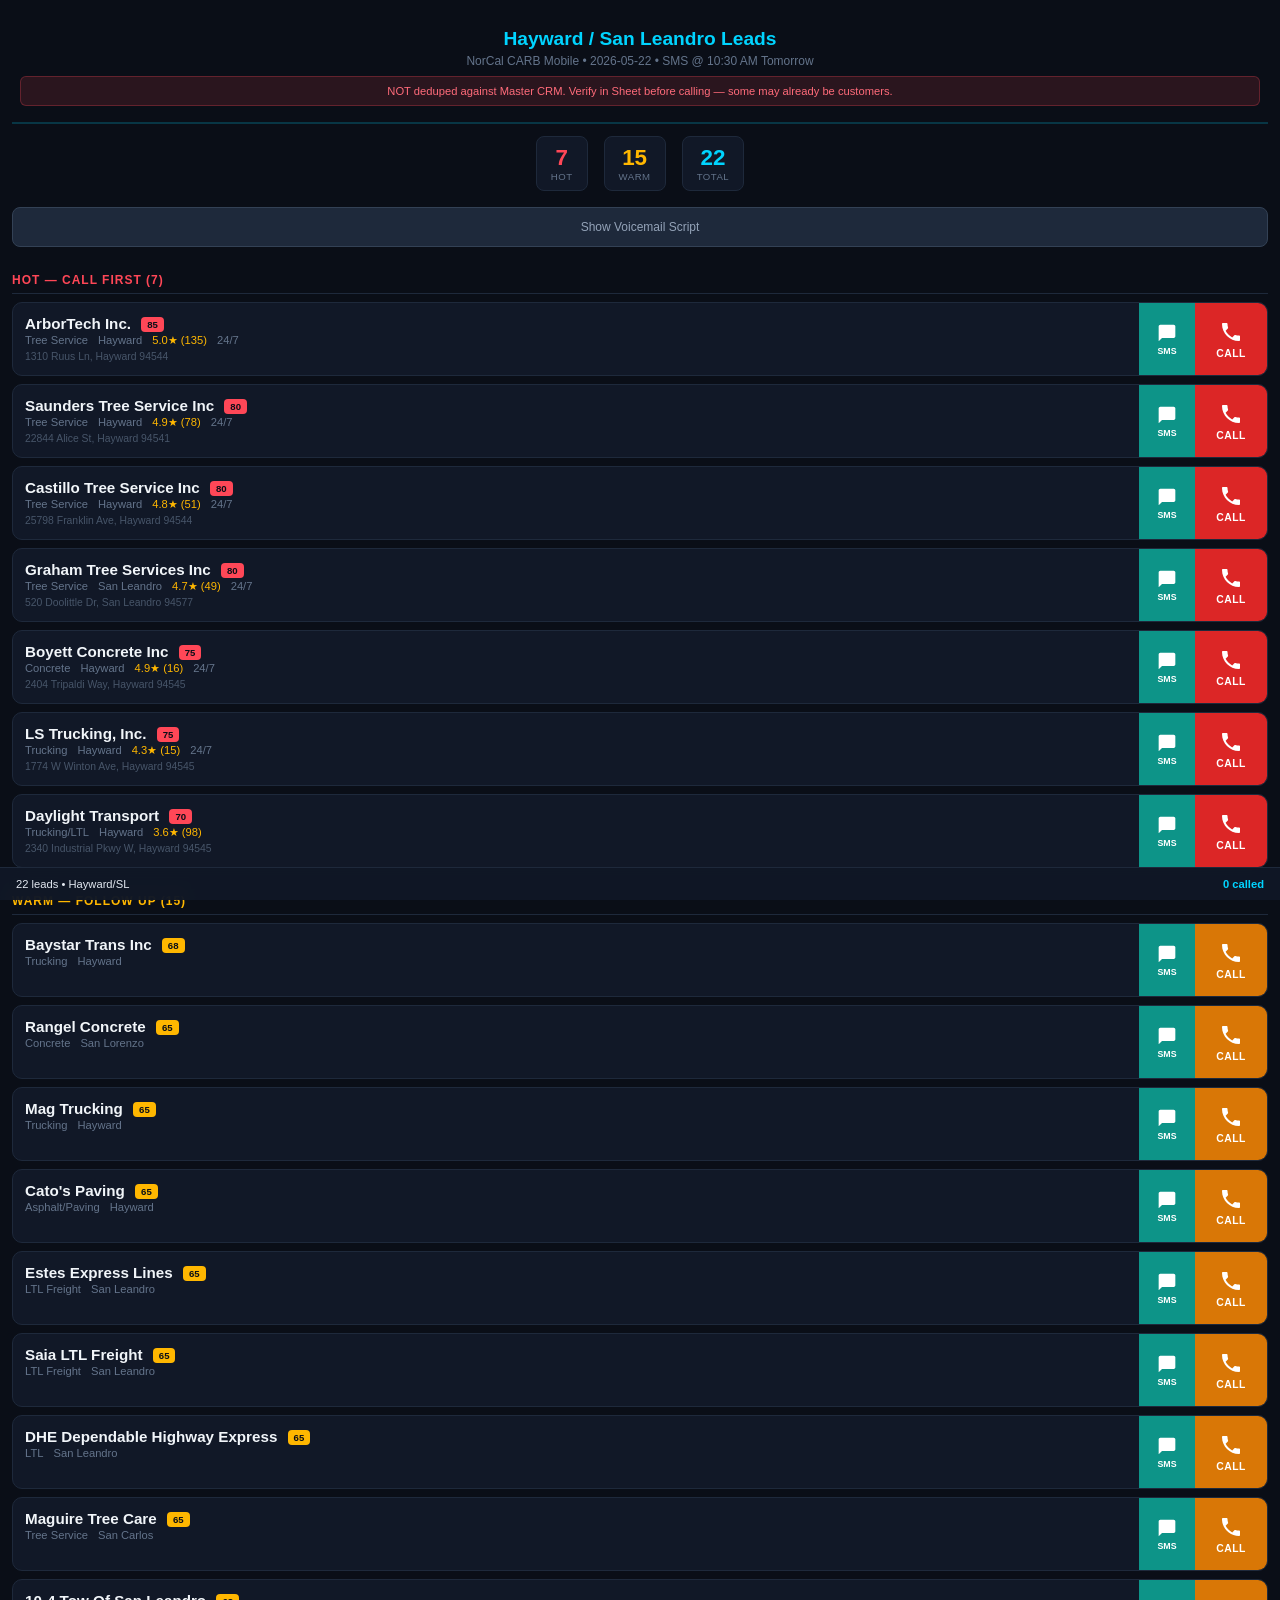
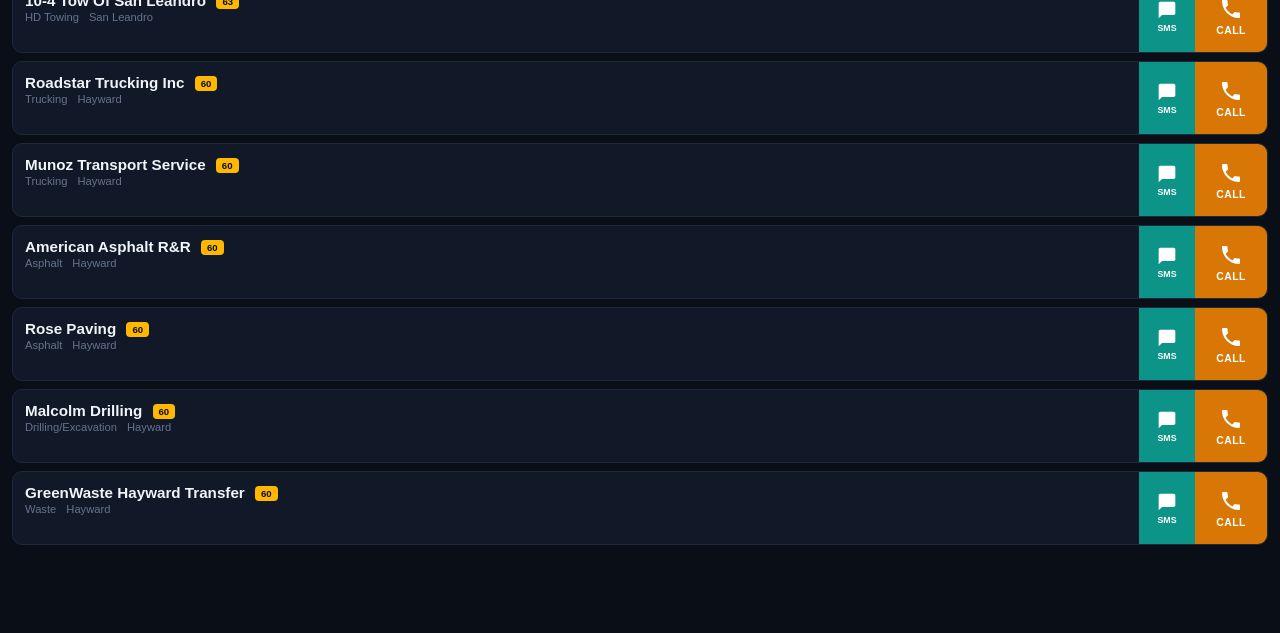
<file: leads/hayward-san-leandro-tap-to-call.html>
<!DOCTYPE html>
<html lang="en">
<head>
    <meta charset="UTF-8">
    <meta name="viewport" content="width=device-width, initial-scale=1.0">
    <title>Hayward/San Leandro Leads — Tap to Call</title>
    <style>
        * { box-sizing: border-box; margin: 0; padding: 0; }
        body {
            font-family: -apple-system, BlinkMacSystemFont, 'Segoe UI', Roboto, sans-serif;
            background: #0a0e17;
            color: #e2e8f0;
            padding: 12px;
            padding-bottom: 80px;
        }
        .header {
            text-align: center;
            padding: 16px 8px;
            margin-bottom: 12px;
            border-bottom: 2px solid #00d4ff33;
        }
        .header h1 {
            font-size: 1.2rem;
            color: #00d4ff;
            margin-bottom: 4px;
        }
        .header .subtitle {
            font-size: 0.75rem;
            color: #64748b;
        }
        .header .warning {
            background: #ff475722;
            color: #ff6b7a;
            padding: 8px;
            border-radius: 6px;
            font-size: 0.7rem;
            margin-top: 8px;
            border: 1px solid #ff475744;
        }
        .stats {
            display: flex;
            justify-content: center;
            gap: 16px;
            margin: 12px 0;
        }
        .stat {
            text-align: center;
            padding: 8px 14px;
            border-radius: 8px;
            background: #111827;
            border: 1px solid #1e293b;
        }
        .stat-value { font-size: 1.4rem; font-weight: 700; }
        .stat-label { font-size: 0.6rem; color: #64748b; text-transform: uppercase; letter-spacing: 0.5px; }
        .stat.hot .stat-value { color: #ff4757; }
        .stat.warm .stat-value { color: #ffb700; }
        .stat.total .stat-value { color: #00d4ff; }
        .section-label {
            font-size: 0.75rem;
            font-weight: 700;
            letter-spacing: 1px;
            text-transform: uppercase;
            padding: 10px 0 6px;
            margin-top: 16px;
            border-bottom: 1px solid #1e293b;
        }
        .section-label.hot { color: #ff4757; }
        .section-label.warm { color: #ffb700; }
        .lead {
            display: flex;
            align-items: stretch;
            gap: 0;
            margin: 8px 0;
            border-radius: 10px;
            overflow: hidden;
            border: 1px solid #1e293b;
            background: #111827;
        }
        .lead-info {
            flex: 1;
            padding: 12px;
        }
        .lead-name {
            font-weight: 700;
            font-size: 0.95rem;
            color: #f1f5f9;
            margin-bottom: 2px;
        }
        .lead-meta {
            font-size: 0.7rem;
            color: #64748b;
            display: flex;
            flex-wrap: wrap;
            gap: 4px 10px;
        }
        .lead-meta .stars { color: #ffb700; }
        .lead-address {
            font-size: 0.65rem;
            color: #475569;
            margin-top: 4px;
        }
        .score-badge {
            font-size: 0.6rem;
            font-weight: 700;
            padding: 2px 6px;
            border-radius: 4px;
            color: #0a0e17;
            display: inline-block;
            margin-left: 6px;
            vertical-align: middle;
        }
        .score-badge.hot { background: #ff4757; }
        .score-badge.warm { background: #ffb700; }
        .call-btn {
            display: flex;
            align-items: center;
            justify-content: center;
            width: 72px;
            min-height: 72px;
            text-decoration: none;
            color: white;
            font-size: 0.65rem;
            font-weight: 700;
            letter-spacing: 0.5px;
            flex-direction: column;
            gap: 4px;
            transition: background 0.15s;
        }
        .call-btn.hot { background: #dc2626; }
        .call-btn.warm { background: #d97706; }
        .call-btn:active { filter: brightness(0.8); }
        .call-btn svg { width: 24px; height: 24px; fill: white; }
        .sms-btn {
            display: flex;
            align-items: center;
            justify-content: center;
            width: 56px;
            text-decoration: none;
            color: white;
            font-size: 0.55rem;
            font-weight: 700;
            flex-direction: column;
            gap: 3px;
            background: #0d9488;
        }
        .sms-btn:active { filter: brightness(0.8); }
        .sms-btn svg { width: 20px; height: 20px; fill: white; }
        .status-bar {
            position: fixed;
            bottom: 0;
            left: 0;
            right: 0;
            background: #111827ee;
            backdrop-filter: blur(8px);
            border-top: 1px solid #1e293b;
            padding: 10px 16px;
            display: flex;
            justify-content: space-between;
            align-items: center;
            font-size: 0.7rem;
            z-index: 100;
        }
        .status-bar .counter { color: #00d4ff; font-weight: 700; }
        .voicemail-btn {
            display: block;
            text-align: center;
            padding: 12px;
            margin: 16px 0;
            background: #1e293b;
            border: 1px solid #334155;
            border-radius: 8px;
            color: #94a3b8;
            font-size: 0.75rem;
            text-decoration: none;
            cursor: pointer;
        }
        .voicemail-btn:active { background: #334155; }
        .vm-script {
            display: none;
            background: #0f172a;
            border: 1px solid #1e293b;
            border-radius: 8px;
            padding: 14px;
            margin: 0 0 16px;
            font-size: 0.8rem;
            line-height: 1.5;
            color: #cbd5e1;
        }
        .vm-script.show { display: block; }
        .vm-script strong { color: #00d4ff; }
    </style>
</head>
<body>
    <div class="header">
        <h1>Hayward / San Leandro Leads</h1>
        <div class="subtitle">NorCal CARB Mobile &bull; 2026-05-22 &bull; SMS @ 10:30 AM Tomorrow</div>
        <div class="warning">
            NOT deduped against Master CRM. Verify in Sheet before calling &mdash; some may already be customers.
        </div>
    </div>

    <div class="stats">
        <div class="stat hot">
            <div class="stat-value">7</div>
            <div class="stat-label">Hot</div>
        </div>
        <div class="stat warm">
            <div class="stat-value">15</div>
            <div class="stat-label">Warm</div>
        </div>
        <div class="stat total">
            <div class="stat-value">22</div>
            <div class="stat-label">Total</div>
        </div>
    </div>

    <div class="voicemail-btn" onclick="toggleVM()">Show Voicemail Script</div>
    <div class="vm-script" id="vm-script">
        "Hey <strong>[Name]</strong>, Bryan with NorCal CARB Mobile. I'll be in <strong>[city]</strong> today doing Clean Truck Checks for fleets right by you. If you've got diesels over 14,000 lbs I can knock yours out same trip &mdash; mobile OBD and OVI smoke opacity, 24/7, 363 days a year. Call me before the State calls you. <strong>[Your number]</strong>."
    </div>

    <div class="section-label hot">HOT &mdash; Call First (7)</div>

    <div class="lead">
        <div class="lead-info">
            <div class="lead-name">ArborTech Inc. <span class="score-badge hot">85</span></div>
            <div class="lead-meta">
                <span>Tree Service</span>
                <span>Hayward</span>
                <span class="stars">5.0&#9733; (135)</span>
                <span>24/7</span>
            </div>
            <div class="lead-address">1310 Ruus Ln, Hayward 94544</div>
        </div>
        <a href="sms:510-871-8788&body=Hi%20ArborTech%2C%20Bryan%20w%2F%20NorCal%20CARB%20Mobile.%20I%27m%20in%20Hayward%20doing%20Clean%20Truck%20Checks%20%E2%80%94%20mobile%20OBD%20%26%20smoke%20opacity%20for%20diesels%2014k%2B%20lbs.%20Can%20swing%20by%20Ruus%20Ln.%20norcalcarbmobile.com" class="sms-btn"><svg viewBox="0 0 24 24"><path d="M20 2H4c-1.1 0-2 .9-2 2v18l4-4h14c1.1 0 2-.9 2-2V4c0-1.1-.9-2-2-2z"/></svg>SMS</a>
        <a href="tel:510-871-8788" class="call-btn hot"><svg viewBox="0 0 24 24"><path d="M6.62 10.79c1.44 2.83 3.76 5.14 6.59 6.59l2.2-2.2c.27-.27.67-.36 1.02-.24 1.12.37 2.33.57 3.57.57.55 0 1 .45 1 1V20c0 .55-.45 1-1 1-9.39 0-17-7.61-17-17 0-.55.45-1 1-1h3.5c.55 0 1 .45 1 1 0 1.25.2 2.45.57 3.57.11.35.03.74-.25 1.02l-2.2 2.2z"/></svg>CALL</a>
    </div>

    <div class="lead">
        <div class="lead-info">
            <div class="lead-name">Saunders Tree Service Inc <span class="score-badge hot">80</span></div>
            <div class="lead-meta">
                <span>Tree Service</span>
                <span>Hayward</span>
                <span class="stars">4.9&#9733; (78)</span>
                <span>24/7</span>
            </div>
            <div class="lead-address">22844 Alice St, Hayward 94541</div>
        </div>
        <a href="sms:925-200-9057&body=Hi%20Saunders%20Tree%20Service%2C%20Bryan%20w%2F%20NorCal%20CARB%20Mobile.%20I%27m%20in%20Hayward%20doing%20Clean%20Truck%20Checks%20%E2%80%94%20mobile%20OBD%20%26%20smoke%20opacity%20for%20diesels%2014k%2B%20lbs.%20norcalcarbmobile.com" class="sms-btn"><svg viewBox="0 0 24 24"><path d="M20 2H4c-1.1 0-2 .9-2 2v18l4-4h14c1.1 0 2-.9 2-2V4c0-1.1-.9-2-2-2z"/></svg>SMS</a>
        <a href="tel:925-200-9057" class="call-btn hot"><svg viewBox="0 0 24 24"><path d="M6.62 10.79c1.44 2.83 3.76 5.14 6.59 6.59l2.2-2.2c.27-.27.67-.36 1.02-.24 1.12.37 2.33.57 3.57.57.55 0 1 .45 1 1V20c0 .55-.45 1-1 1-9.39 0-17-7.61-17-17 0-.55.45-1 1-1h3.5c.55 0 1 .45 1 1 0 1.25.2 2.45.57 3.57.11.35.03.74-.25 1.02l-2.2 2.2z"/></svg>CALL</a>
    </div>

    <div class="lead">
        <div class="lead-info">
            <div class="lead-name">Castillo Tree Service Inc <span class="score-badge hot">80</span></div>
            <div class="lead-meta">
                <span>Tree Service</span>
                <span>Hayward</span>
                <span class="stars">4.8&#9733; (51)</span>
                <span>24/7</span>
            </div>
            <div class="lead-address">25798 Franklin Ave, Hayward 94544</div>
        </div>
        <a href="sms:510-792-6590&body=Hi%20Castillo%20Tree%20Service%2C%20Bryan%20w%2F%20NorCal%20CARB%20Mobile.%20I%27m%20in%20Hayward%20doing%20Clean%20Truck%20Checks%20%E2%80%94%20mobile%20OBD%20%26%20smoke%20opacity%20for%20diesels%2014k%2B%20lbs.%20norcalcarbmobile.com" class="sms-btn"><svg viewBox="0 0 24 24"><path d="M20 2H4c-1.1 0-2 .9-2 2v18l4-4h14c1.1 0 2-.9 2-2V4c0-1.1-.9-2-2-2z"/></svg>SMS</a>
        <a href="tel:510-792-6590" class="call-btn hot"><svg viewBox="0 0 24 24"><path d="M6.62 10.79c1.44 2.83 3.76 5.14 6.59 6.59l2.2-2.2c.27-.27.67-.36 1.02-.24 1.12.37 2.33.57 3.57.57.55 0 1 .45 1 1V20c0 .55-.45 1-1 1-9.39 0-17-7.61-17-17 0-.55.45-1 1-1h3.5c.55 0 1 .45 1 1 0 1.25.2 2.45.57 3.57.11.35.03.74-.25 1.02l-2.2 2.2z"/></svg>CALL</a>
    </div>

    <div class="lead">
        <div class="lead-info">
            <div class="lead-name">Graham Tree Services Inc <span class="score-badge hot">80</span></div>
            <div class="lead-meta">
                <span>Tree Service</span>
                <span>San Leandro</span>
                <span class="stars">4.7&#9733; (49)</span>
                <span>24/7</span>
            </div>
            <div class="lead-address">520 Doolittle Dr, San Leandro 94577</div>
        </div>
        <a href="sms:510-383-9585&body=Hi%20Graham%20Tree%20Services%2C%20Bryan%20w%2F%20NorCal%20CARB%20Mobile.%20I%27m%20in%20San%20Leandro%20doing%20Clean%20Truck%20Checks%20%E2%80%94%20mobile%20OBD%20%26%20smoke%20opacity%20for%20diesels%2014k%2B%20lbs.%20norcalcarbmobile.com" class="sms-btn"><svg viewBox="0 0 24 24"><path d="M20 2H4c-1.1 0-2 .9-2 2v18l4-4h14c1.1 0 2-.9 2-2V4c0-1.1-.9-2-2-2z"/></svg>SMS</a>
        <a href="tel:510-383-9585" class="call-btn hot"><svg viewBox="0 0 24 24"><path d="M6.62 10.79c1.44 2.83 3.76 5.14 6.59 6.59l2.2-2.2c.27-.27.67-.36 1.02-.24 1.12.37 2.33.57 3.57.57.55 0 1 .45 1 1V20c0 .55-.45 1-1 1-9.39 0-17-7.61-17-17 0-.55.45-1 1-1h3.5c.55 0 1 .45 1 1 0 1.25.2 2.45.57 3.57.11.35.03.74-.25 1.02l-2.2 2.2z"/></svg>CALL</a>
    </div>

    <div class="lead">
        <div class="lead-info">
            <div class="lead-name">Boyett Concrete Inc <span class="score-badge hot">75</span></div>
            <div class="lead-meta">
                <span>Concrete</span>
                <span>Hayward</span>
                <span class="stars">4.9&#9733; (16)</span>
                <span>24/7</span>
            </div>
            <div class="lead-address">2404 Tripaldi Way, Hayward 94545</div>
        </div>
        <a href="sms:510-264-9100&body=Hi%20Boyett%20Concrete%2C%20Bryan%20w%2F%20NorCal%20CARB%20Mobile.%20I%27m%20in%20Hayward%20doing%20Clean%20Truck%20Checks%20%E2%80%94%20mobile%20OBD%20%26%20smoke%20opacity%20for%20diesels%2014k%2B%20lbs.%20Your%20mixers%20probably%20qualify.%20norcalcarbmobile.com" class="sms-btn"><svg viewBox="0 0 24 24"><path d="M20 2H4c-1.1 0-2 .9-2 2v18l4-4h14c1.1 0 2-.9 2-2V4c0-1.1-.9-2-2-2z"/></svg>SMS</a>
        <a href="tel:510-264-9100" class="call-btn hot"><svg viewBox="0 0 24 24"><path d="M6.62 10.79c1.44 2.83 3.76 5.14 6.59 6.59l2.2-2.2c.27-.27.67-.36 1.02-.24 1.12.37 2.33.57 3.57.57.55 0 1 .45 1 1V20c0 .55-.45 1-1 1-9.39 0-17-7.61-17-17 0-.55.45-1 1-1h3.5c.55 0 1 .45 1 1 0 1.25.2 2.45.57 3.57.11.35.03.74-.25 1.02l-2.2 2.2z"/></svg>CALL</a>
    </div>

    <div class="lead">
        <div class="lead-info">
            <div class="lead-name">LS Trucking, Inc. <span class="score-badge hot">75</span></div>
            <div class="lead-meta">
                <span>Trucking</span>
                <span>Hayward</span>
                <span class="stars">4.3&#9733; (15)</span>
                <span>24/7</span>
            </div>
            <div class="lead-address">1774 W Winton Ave, Hayward 94545</div>
        </div>
        <a href="sms:510-266-5213&body=Hi%20LS%20Trucking%2C%20Bryan%20w%2F%20NorCal%20CARB%20Mobile.%20I%27m%20in%20Hayward%20doing%20Clean%20Truck%20Checks%20%E2%80%94%20mobile%20OBD%20%26%20smoke%20opacity%20for%20diesels%2014k%2B%20lbs.%20Can%20come%20to%20W%20Winton%20Ave.%20norcalcarbmobile.com" class="sms-btn"><svg viewBox="0 0 24 24"><path d="M20 2H4c-1.1 0-2 .9-2 2v18l4-4h14c1.1 0 2-.9 2-2V4c0-1.1-.9-2-2-2z"/></svg>SMS</a>
        <a href="tel:510-266-5213" class="call-btn hot"><svg viewBox="0 0 24 24"><path d="M6.62 10.79c1.44 2.83 3.76 5.14 6.59 6.59l2.2-2.2c.27-.27.67-.36 1.02-.24 1.12.37 2.33.57 3.57.57.55 0 1 .45 1 1V20c0 .55-.45 1-1 1-9.39 0-17-7.61-17-17 0-.55.45-1 1-1h3.5c.55 0 1 .45 1 1 0 1.25.2 2.45.57 3.57.11.35.03.74-.25 1.02l-2.2 2.2z"/></svg>CALL</a>
    </div>

    <div class="lead">
        <div class="lead-info">
            <div class="lead-name">Daylight Transport <span class="score-badge hot">70</span></div>
            <div class="lead-meta">
                <span>Trucking/LTL</span>
                <span>Hayward</span>
                <span class="stars">3.6&#9733; (98)</span>
            </div>
            <div class="lead-address">2340 Industrial Pkwy W, Hayward 94545</div>
        </div>
        <a href="sms:800-468-9999&body=Hi%20Daylight%20Transport%2C%20Bryan%20w%2F%20NorCal%20CARB%20Mobile.%20I%27m%20in%20Hayward%20doing%20Clean%20Truck%20Checks%20%E2%80%94%20mobile%20OBD%20%26%20smoke%20opacity%20for%20diesels%2014k%2B%20lbs.%20Can%20come%20to%20Industrial%20Pkwy.%20norcalcarbmobile.com" class="sms-btn"><svg viewBox="0 0 24 24"><path d="M20 2H4c-1.1 0-2 .9-2 2v18l4-4h14c1.1 0 2-.9 2-2V4c0-1.1-.9-2-2-2z"/></svg>SMS</a>
        <a href="tel:800-468-9999" class="call-btn hot"><svg viewBox="0 0 24 24"><path d="M6.62 10.79c1.44 2.83 3.76 5.14 6.59 6.59l2.2-2.2c.27-.27.67-.36 1.02-.24 1.12.37 2.33.57 3.57.57.55 0 1 .45 1 1V20c0 .55-.45 1-1 1-9.39 0-17-7.61-17-17 0-.55.45-1 1-1h3.5c.55 0 1 .45 1 1 0 1.25.2 2.45.57 3.57.11.35.03.74-.25 1.02l-2.2 2.2z"/></svg>CALL</a>
    </div>

    <div class="section-label warm">WARM &mdash; Follow Up (15)</div>

    <div class="lead">
        <div class="lead-info">
            <div class="lead-name">Baystar Trans Inc <span class="score-badge warm">68</span></div>
            <div class="lead-meta"><span>Trucking</span><span>Hayward</span></div>
        </div>
        <a href="sms:510-586-9300&body=Hi%20Baystar%20Trans%2C%20Bryan%20w%2F%20NorCal%20CARB%20Mobile.%20I%27m%20in%20Hayward%20doing%20Clean%20Truck%20Checks%20%E2%80%94%20mobile%20OBD%20%26%20smoke%20opacity%20for%20diesels%2014k%2B%20lbs.%20norcalcarbmobile.com" class="sms-btn"><svg viewBox="0 0 24 24"><path d="M20 2H4c-1.1 0-2 .9-2 2v18l4-4h14c1.1 0 2-.9 2-2V4c0-1.1-.9-2-2-2z"/></svg>SMS</a>
        <a href="tel:510-586-9300" class="call-btn warm"><svg viewBox="0 0 24 24"><path d="M6.62 10.79c1.44 2.83 3.76 5.14 6.59 6.59l2.2-2.2c.27-.27.67-.36 1.02-.24 1.12.37 2.33.57 3.57.57.55 0 1 .45 1 1V20c0 .55-.45 1-1 1-9.39 0-17-7.61-17-17 0-.55.45-1 1-1h3.5c.55 0 1 .45 1 1 0 1.25.2 2.45.57 3.57.11.35.03.74-.25 1.02l-2.2 2.2z"/></svg>CALL</a>
    </div>

    <div class="lead">
        <div class="lead-info">
            <div class="lead-name">Rangel Concrete <span class="score-badge warm">65</span></div>
            <div class="lead-meta"><span>Concrete</span><span>San Lorenzo</span></div>
        </div>
        <a href="sms:510-292-6207&body=Hi%20Rangel%20Concrete%2C%20Bryan%20w%2F%20NorCal%20CARB%20Mobile.%20I%27m%20in%20the%20Hayward%2FSan%20Lorenzo%20area%20doing%20Clean%20Truck%20Checks%20%E2%80%94%20diesels%2014k%2B%20lbs.%20norcalcarbmobile.com" class="sms-btn"><svg viewBox="0 0 24 24"><path d="M20 2H4c-1.1 0-2 .9-2 2v18l4-4h14c1.1 0 2-.9 2-2V4c0-1.1-.9-2-2-2z"/></svg>SMS</a>
        <a href="tel:510-292-6207" class="call-btn warm"><svg viewBox="0 0 24 24"><path d="M6.62 10.79c1.44 2.83 3.76 5.14 6.59 6.59l2.2-2.2c.27-.27.67-.36 1.02-.24 1.12.37 2.33.57 3.57.57.55 0 1 .45 1 1V20c0 .55-.45 1-1 1-9.39 0-17-7.61-17-17 0-.55.45-1 1-1h3.5c.55 0 1 .45 1 1 0 1.25.2 2.45.57 3.57.11.35.03.74-.25 1.02l-2.2 2.2z"/></svg>CALL</a>
    </div>

    <div class="lead">
        <div class="lead-info">
            <div class="lead-name">Mag Trucking <span class="score-badge warm">65</span></div>
            <div class="lead-meta"><span>Trucking</span><span>Hayward</span></div>
        </div>
        <a href="sms:510-782-8801&body=Hi%20Mag%20Trucking%2C%20Bryan%20w%2F%20NorCal%20CARB%20Mobile.%20I%27m%20in%20Hayward%20doing%20Clean%20Truck%20Checks%20%E2%80%94%20diesels%2014k%2B%20lbs.%20norcalcarbmobile.com" class="sms-btn"><svg viewBox="0 0 24 24"><path d="M20 2H4c-1.1 0-2 .9-2 2v18l4-4h14c1.1 0 2-.9 2-2V4c0-1.1-.9-2-2-2z"/></svg>SMS</a>
        <a href="tel:510-782-8801" class="call-btn warm"><svg viewBox="0 0 24 24"><path d="M6.62 10.79c1.44 2.83 3.76 5.14 6.59 6.59l2.2-2.2c.27-.27.67-.36 1.02-.24 1.12.37 2.33.57 3.57.57.55 0 1 .45 1 1V20c0 .55-.45 1-1 1-9.39 0-17-7.61-17-17 0-.55.45-1 1-1h3.5c.55 0 1 .45 1 1 0 1.25.2 2.45.57 3.57.11.35.03.74-.25 1.02l-2.2 2.2z"/></svg>CALL</a>
    </div>

    <div class="lead">
        <div class="lead-info">
            <div class="lead-name">Cato's Paving <span class="score-badge warm">65</span></div>
            <div class="lead-meta"><span>Asphalt/Paving</span><span>Hayward</span></div>
        </div>
        <a href="sms:510-397-2677&body=Hi%20Cato%27s%20Paving%2C%20Bryan%20w%2F%20NorCal%20CARB%20Mobile.%20I%27m%20in%20Hayward%20doing%20Clean%20Truck%20Checks%20%E2%80%94%20diesels%2014k%2B%20lbs.%20norcalcarbmobile.com" class="sms-btn"><svg viewBox="0 0 24 24"><path d="M20 2H4c-1.1 0-2 .9-2 2v18l4-4h14c1.1 0 2-.9 2-2V4c0-1.1-.9-2-2-2z"/></svg>SMS</a>
        <a href="tel:510-397-2677" class="call-btn warm"><svg viewBox="0 0 24 24"><path d="M6.62 10.79c1.44 2.83 3.76 5.14 6.59 6.59l2.2-2.2c.27-.27.67-.36 1.02-.24 1.12.37 2.33.57 3.57.57.55 0 1 .45 1 1V20c0 .55-.45 1-1 1-9.39 0-17-7.61-17-17 0-.55.45-1 1-1h3.5c.55 0 1 .45 1 1 0 1.25.2 2.45.57 3.57.11.35.03.74-.25 1.02l-2.2 2.2z"/></svg>CALL</a>
    </div>

    <div class="lead">
        <div class="lead-info">
            <div class="lead-name">Estes Express Lines <span class="score-badge warm">65</span></div>
            <div class="lead-meta"><span>LTL Freight</span><span>San Leandro</span></div>
        </div>
        <a href="sms:510-635-0165&body=Hi%20Estes%20Express%2C%20Bryan%20w%2F%20NorCal%20CARB%20Mobile.%20I%27m%20in%20San%20Leandro%20doing%20Clean%20Truck%20Checks%20%E2%80%94%20diesels%2014k%2B%20lbs.%20norcalcarbmobile.com" class="sms-btn"><svg viewBox="0 0 24 24"><path d="M20 2H4c-1.1 0-2 .9-2 2v18l4-4h14c1.1 0 2-.9 2-2V4c0-1.1-.9-2-2-2z"/></svg>SMS</a>
        <a href="tel:510-635-0165" class="call-btn warm"><svg viewBox="0 0 24 24"><path d="M6.62 10.79c1.44 2.83 3.76 5.14 6.59 6.59l2.2-2.2c.27-.27.67-.36 1.02-.24 1.12.37 2.33.57 3.57.57.55 0 1 .45 1 1V20c0 .55-.45 1-1 1-9.39 0-17-7.61-17-17 0-.55.45-1 1-1h3.5c.55 0 1 .45 1 1 0 1.25.2 2.45.57 3.57.11.35.03.74-.25 1.02l-2.2 2.2z"/></svg>CALL</a>
    </div>

    <div class="lead">
        <div class="lead-info">
            <div class="lead-name">Saia LTL Freight <span class="score-badge warm">65</span></div>
            <div class="lead-meta"><span>LTL Freight</span><span>San Leandro</span></div>
        </div>
        <a href="sms:510-347-6890&body=Hi%20Saia%20LTL%2C%20Bryan%20w%2F%20NorCal%20CARB%20Mobile.%20I%27m%20in%20San%20Leandro%20doing%20Clean%20Truck%20Checks%20%E2%80%94%20diesels%2014k%2B%20lbs.%20norcalcarbmobile.com" class="sms-btn"><svg viewBox="0 0 24 24"><path d="M20 2H4c-1.1 0-2 .9-2 2v18l4-4h14c1.1 0 2-.9 2-2V4c0-1.1-.9-2-2-2z"/></svg>SMS</a>
        <a href="tel:510-347-6890" class="call-btn warm"><svg viewBox="0 0 24 24"><path d="M6.62 10.79c1.44 2.83 3.76 5.14 6.59 6.59l2.2-2.2c.27-.27.67-.36 1.02-.24 1.12.37 2.33.57 3.57.57.55 0 1 .45 1 1V20c0 .55-.45 1-1 1-9.39 0-17-7.61-17-17 0-.55.45-1 1-1h3.5c.55 0 1 .45 1 1 0 1.25.2 2.45.57 3.57.11.35.03.74-.25 1.02l-2.2 2.2z"/></svg>CALL</a>
    </div>

    <div class="lead">
        <div class="lead-info">
            <div class="lead-name">DHE Dependable Highway Express <span class="score-badge warm">65</span></div>
            <div class="lead-meta"><span>LTL</span><span>San Leandro</span></div>
        </div>
        <a href="sms:510-357-2223&body=Hi%20DHE%2C%20Bryan%20w%2F%20NorCal%20CARB%20Mobile.%20I%27m%20in%20San%20Leandro%20doing%20Clean%20Truck%20Checks%20%E2%80%94%20diesels%2014k%2B%20lbs.%20norcalcarbmobile.com" class="sms-btn"><svg viewBox="0 0 24 24"><path d="M20 2H4c-1.1 0-2 .9-2 2v18l4-4h14c1.1 0 2-.9 2-2V4c0-1.1-.9-2-2-2z"/></svg>SMS</a>
        <a href="tel:510-357-2223" class="call-btn warm"><svg viewBox="0 0 24 24"><path d="M6.62 10.79c1.44 2.83 3.76 5.14 6.59 6.59l2.2-2.2c.27-.27.67-.36 1.02-.24 1.12.37 2.33.57 3.57.57.55 0 1 .45 1 1V20c0 .55-.45 1-1 1-9.39 0-17-7.61-17-17 0-.55.45-1 1-1h3.5c.55 0 1 .45 1 1 0 1.25.2 2.45.57 3.57.11.35.03.74-.25 1.02l-2.2 2.2z"/></svg>CALL</a>
    </div>

    <div class="lead">
        <div class="lead-info">
            <div class="lead-name">Maguire Tree Care <span class="score-badge warm">65</span></div>
            <div class="lead-meta"><span>Tree Service</span><span>San Carlos</span></div>
        </div>
        <a href="sms:650-844-2046&body=Hi%20Maguire%20Tree%20Care%2C%20Bryan%20w%2F%20NorCal%20CARB%20Mobile.%20I%27m%20in%20the%20Bay%20Area%20doing%20Clean%20Truck%20Checks%20%E2%80%94%20diesels%2014k%2B%20lbs.%20norcalcarbmobile.com" class="sms-btn"><svg viewBox="0 0 24 24"><path d="M20 2H4c-1.1 0-2 .9-2 2v18l4-4h14c1.1 0 2-.9 2-2V4c0-1.1-.9-2-2-2z"/></svg>SMS</a>
        <a href="tel:650-844-2046" class="call-btn warm"><svg viewBox="0 0 24 24"><path d="M6.62 10.79c1.44 2.83 3.76 5.14 6.59 6.59l2.2-2.2c.27-.27.67-.36 1.02-.24 1.12.37 2.33.57 3.57.57.55 0 1 .45 1 1V20c0 .55-.45 1-1 1-9.39 0-17-7.61-17-17 0-.55.45-1 1-1h3.5c.55 0 1 .45 1 1 0 1.25.2 2.45.57 3.57.11.35.03.74-.25 1.02l-2.2 2.2z"/></svg>CALL</a>
    </div>

    <div class="lead">
        <div class="lead-info">
            <div class="lead-name">10-4 Tow Of San Leandro <span class="score-badge warm">63</span></div>
            <div class="lead-meta"><span>HD Towing</span><span>San Leandro</span></div>
        </div>
        <a href="sms:510-633-2727&body=Hi%2010-4%20Tow%2C%20Bryan%20w%2F%20NorCal%20CARB%20Mobile.%20I%27m%20in%20San%20Leandro%20doing%20Clean%20Truck%20Checks%20%E2%80%94%20diesels%2014k%2B%20lbs.%20Your%20tow%20rigs%20probably%20qualify.%20norcalcarbmobile.com" class="sms-btn"><svg viewBox="0 0 24 24"><path d="M20 2H4c-1.1 0-2 .9-2 2v18l4-4h14c1.1 0 2-.9 2-2V4c0-1.1-.9-2-2-2z"/></svg>SMS</a>
        <a href="tel:510-633-2727" class="call-btn warm"><svg viewBox="0 0 24 24"><path d="M6.62 10.79c1.44 2.83 3.76 5.14 6.59 6.59l2.2-2.2c.27-.27.67-.36 1.02-.24 1.12.37 2.33.57 3.57.57.55 0 1 .45 1 1V20c0 .55-.45 1-1 1-9.39 0-17-7.61-17-17 0-.55.45-1 1-1h3.5c.55 0 1 .45 1 1 0 1.25.2 2.45.57 3.57.11.35.03.74-.25 1.02l-2.2 2.2z"/></svg>CALL</a>
    </div>

    <div class="lead">
        <div class="lead-info">
            <div class="lead-name">Roadstar Trucking Inc <span class="score-badge warm">60</span></div>
            <div class="lead-meta"><span>Trucking</span><span>Hayward</span></div>
        </div>
        <a href="sms:510-487-2404&body=Hi%20Roadstar%20Trucking%2C%20Bryan%20w%2F%20NorCal%20CARB%20Mobile.%20I%27m%20in%20Hayward%20doing%20Clean%20Truck%20Checks%20%E2%80%94%20diesels%2014k%2B%20lbs.%20norcalcarbmobile.com" class="sms-btn"><svg viewBox="0 0 24 24"><path d="M20 2H4c-1.1 0-2 .9-2 2v18l4-4h14c1.1 0 2-.9 2-2V4c0-1.1-.9-2-2-2z"/></svg>SMS</a>
        <a href="tel:510-487-2404" class="call-btn warm"><svg viewBox="0 0 24 24"><path d="M6.62 10.79c1.44 2.83 3.76 5.14 6.59 6.59l2.2-2.2c.27-.27.67-.36 1.02-.24 1.12.37 2.33.57 3.57.57.55 0 1 .45 1 1V20c0 .55-.45 1-1 1-9.39 0-17-7.61-17-17 0-.55.45-1 1-1h3.5c.55 0 1 .45 1 1 0 1.25.2 2.45.57 3.57.11.35.03.74-.25 1.02l-2.2 2.2z"/></svg>CALL</a>
    </div>

    <div class="lead">
        <div class="lead-info">
            <div class="lead-name">Munoz Transport Service <span class="score-badge warm">60</span></div>
            <div class="lead-meta"><span>Trucking</span><span>Hayward</span></div>
        </div>
        <a href="sms:510-385-9206&body=Hi%20Munoz%20Transport%2C%20Bryan%20w%2F%20NorCal%20CARB%20Mobile.%20I%27m%20in%20Hayward%20doing%20Clean%20Truck%20Checks%20%E2%80%94%20diesels%2014k%2B%20lbs.%20norcalcarbmobile.com" class="sms-btn"><svg viewBox="0 0 24 24"><path d="M20 2H4c-1.1 0-2 .9-2 2v18l4-4h14c1.1 0 2-.9 2-2V4c0-1.1-.9-2-2-2z"/></svg>SMS</a>
        <a href="tel:510-385-9206" class="call-btn warm"><svg viewBox="0 0 24 24"><path d="M6.62 10.79c1.44 2.83 3.76 5.14 6.59 6.59l2.2-2.2c.27-.27.67-.36 1.02-.24 1.12.37 2.33.57 3.57.57.55 0 1 .45 1 1V20c0 .55-.45 1-1 1-9.39 0-17-7.61-17-17 0-.55.45-1 1-1h3.5c.55 0 1 .45 1 1 0 1.25.2 2.45.57 3.57.11.35.03.74-.25 1.02l-2.2 2.2z"/></svg>CALL</a>
    </div>

    <div class="lead">
        <div class="lead-info">
            <div class="lead-name">American Asphalt R&R <span class="score-badge warm">60</span></div>
            <div class="lead-meta"><span>Asphalt</span><span>Hayward</span></div>
        </div>
        <a href="sms:510-723-0280&body=Hi%20American%20Asphalt%2C%20Bryan%20w%2F%20NorCal%20CARB%20Mobile.%20I%27m%20in%20Hayward%20doing%20Clean%20Truck%20Checks%20%E2%80%94%20diesels%2014k%2B%20lbs.%20norcalcarbmobile.com" class="sms-btn"><svg viewBox="0 0 24 24"><path d="M20 2H4c-1.1 0-2 .9-2 2v18l4-4h14c1.1 0 2-.9 2-2V4c0-1.1-.9-2-2-2z"/></svg>SMS</a>
        <a href="tel:510-723-0280" class="call-btn warm"><svg viewBox="0 0 24 24"><path d="M6.62 10.79c1.44 2.83 3.76 5.14 6.59 6.59l2.2-2.2c.27-.27.67-.36 1.02-.24 1.12.37 2.33.57 3.57.57.55 0 1 .45 1 1V20c0 .55-.45 1-1 1-9.39 0-17-7.61-17-17 0-.55.45-1 1-1h3.5c.55 0 1 .45 1 1 0 1.25.2 2.45.57 3.57.11.35.03.74-.25 1.02l-2.2 2.2z"/></svg>CALL</a>
    </div>

    <div class="lead">
        <div class="lead-info">
            <div class="lead-name">Rose Paving <span class="score-badge warm">60</span></div>
            <div class="lead-meta"><span>Asphalt</span><span>Hayward</span></div>
        </div>
        <a href="sms:510-770-1150&body=Hi%20Rose%20Paving%2C%20Bryan%20w%2F%20NorCal%20CARB%20Mobile.%20I%27m%20in%20Hayward%20doing%20Clean%20Truck%20Checks%20%E2%80%94%20diesels%2014k%2B%20lbs.%20norcalcarbmobile.com" class="sms-btn"><svg viewBox="0 0 24 24"><path d="M20 2H4c-1.1 0-2 .9-2 2v18l4-4h14c1.1 0 2-.9 2-2V4c0-1.1-.9-2-2-2z"/></svg>SMS</a>
        <a href="tel:510-770-1150" class="call-btn warm"><svg viewBox="0 0 24 24"><path d="M6.62 10.79c1.44 2.83 3.76 5.14 6.59 6.59l2.2-2.2c.27-.27.67-.36 1.02-.24 1.12.37 2.33.57 3.57.57.55 0 1 .45 1 1V20c0 .55-.45 1-1 1-9.39 0-17-7.61-17-17 0-.55.45-1 1-1h3.5c.55 0 1 .45 1 1 0 1.25.2 2.45.57 3.57.11.35.03.74-.25 1.02l-2.2 2.2z"/></svg>CALL</a>
    </div>

    <div class="lead">
        <div class="lead-info">
            <div class="lead-name">Malcolm Drilling <span class="score-badge warm">60</span></div>
            <div class="lead-meta"><span>Drilling/Excavation</span><span>Hayward</span></div>
        </div>
        <a href="sms:510-780-9181&body=Hi%20Malcolm%20Drilling%2C%20Bryan%20w%2F%20NorCal%20CARB%20Mobile.%20I%27m%20in%20Hayward%20doing%20Clean%20Truck%20Checks%20%E2%80%94%20diesels%2014k%2B%20lbs.%20norcalcarbmobile.com" class="sms-btn"><svg viewBox="0 0 24 24"><path d="M20 2H4c-1.1 0-2 .9-2 2v18l4-4h14c1.1 0 2-.9 2-2V4c0-1.1-.9-2-2-2z"/></svg>SMS</a>
        <a href="tel:510-780-9181" class="call-btn warm"><svg viewBox="0 0 24 24"><path d="M6.62 10.79c1.44 2.83 3.76 5.14 6.59 6.59l2.2-2.2c.27-.27.67-.36 1.02-.24 1.12.37 2.33.57 3.57.57.55 0 1 .45 1 1V20c0 .55-.45 1-1 1-9.39 0-17-7.61-17-17 0-.55.45-1 1-1h3.5c.55 0 1 .45 1 1 0 1.25.2 2.45.57 3.57.11.35.03.74-.25 1.02l-2.2 2.2z"/></svg>CALL</a>
    </div>

    <div class="lead">
        <div class="lead-info">
            <div class="lead-name">GreenWaste Hayward Transfer <span class="score-badge warm">60</span></div>
            <div class="lead-meta"><span>Waste</span><span>Hayward</span></div>
        </div>
        <a href="sms:510-606-1548&body=Hi%20GreenWaste%2C%20Bryan%20w%2F%20NorCal%20CARB%20Mobile.%20I%27m%20in%20Hayward%20doing%20Clean%20Truck%20Checks%20%E2%80%94%20diesels%2014k%2B%20lbs.%20Your%20haulers%20qualify.%20norcalcarbmobile.com" class="sms-btn"><svg viewBox="0 0 24 24"><path d="M20 2H4c-1.1 0-2 .9-2 2v18l4-4h14c1.1 0 2-.9 2-2V4c0-1.1-.9-2-2-2z"/></svg>SMS</a>
        <a href="tel:510-606-1548" class="call-btn warm"><svg viewBox="0 0 24 24"><path d="M6.62 10.79c1.44 2.83 3.76 5.14 6.59 6.59l2.2-2.2c.27-.27.67-.36 1.02-.24 1.12.37 2.33.57 3.57.57.55 0 1 .45 1 1V20c0 .55-.45 1-1 1-9.39 0-17-7.61-17-17 0-.55.45-1 1-1h3.5c.55 0 1 .45 1 1 0 1.25.2 2.45.57 3.57.11.35.03.74-.25 1.02l-2.2 2.2z"/></svg>CALL</a>
    </div>

    <div class="status-bar">
        <span>22 leads &bull; Hayward/SL</span>
        <span class="counter" id="counter">0 called</span>
    </div>

    <script>
        let called = 0;
        document.querySelectorAll('.call-btn').forEach(btn => {
            btn.addEventListener('click', function() {
                called++;
                document.getElementById('counter').textContent = called + ' called';
                this.closest('.lead').style.opacity = '0.4';
                this.closest('.lead').style.borderColor = '#22c55e';
            });
        });
        function toggleVM() {
            document.getElementById('vm-script').classList.toggle('show');
        }
    </script>
</body>
</html>
</file>
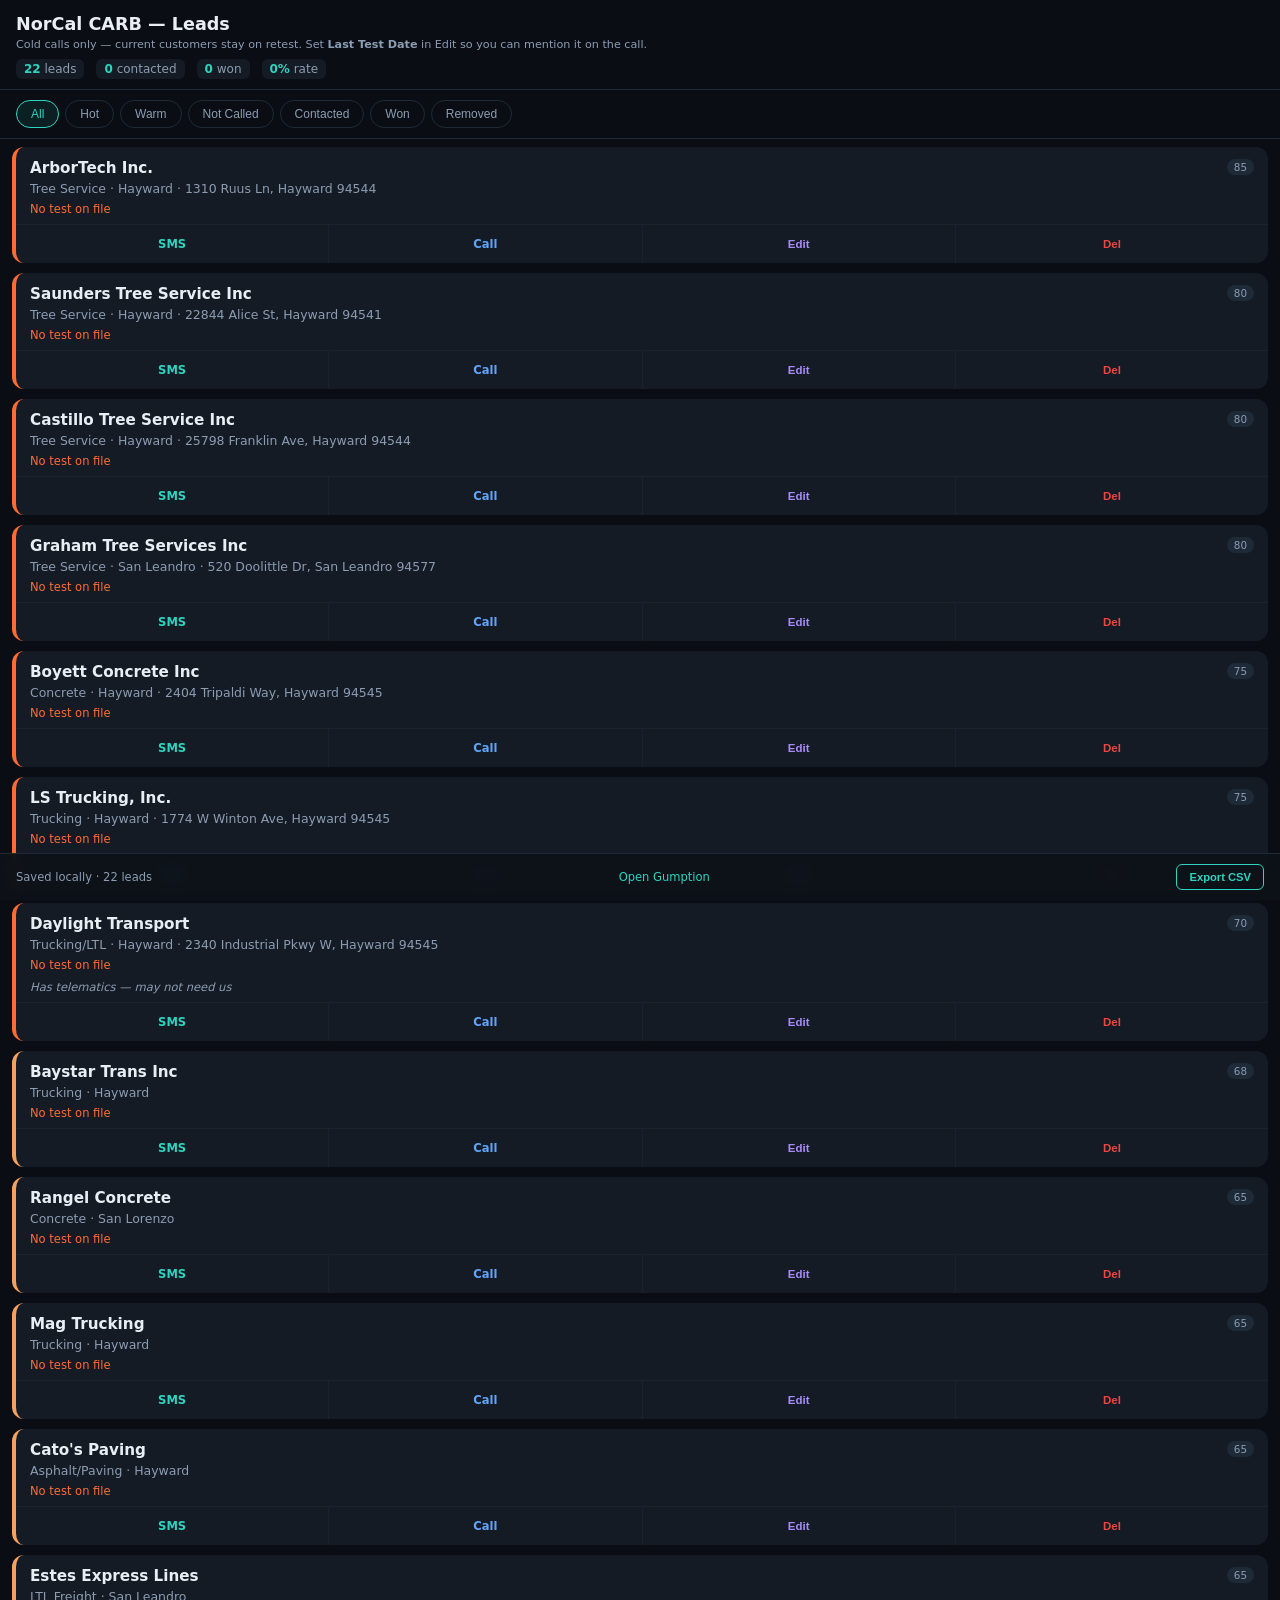
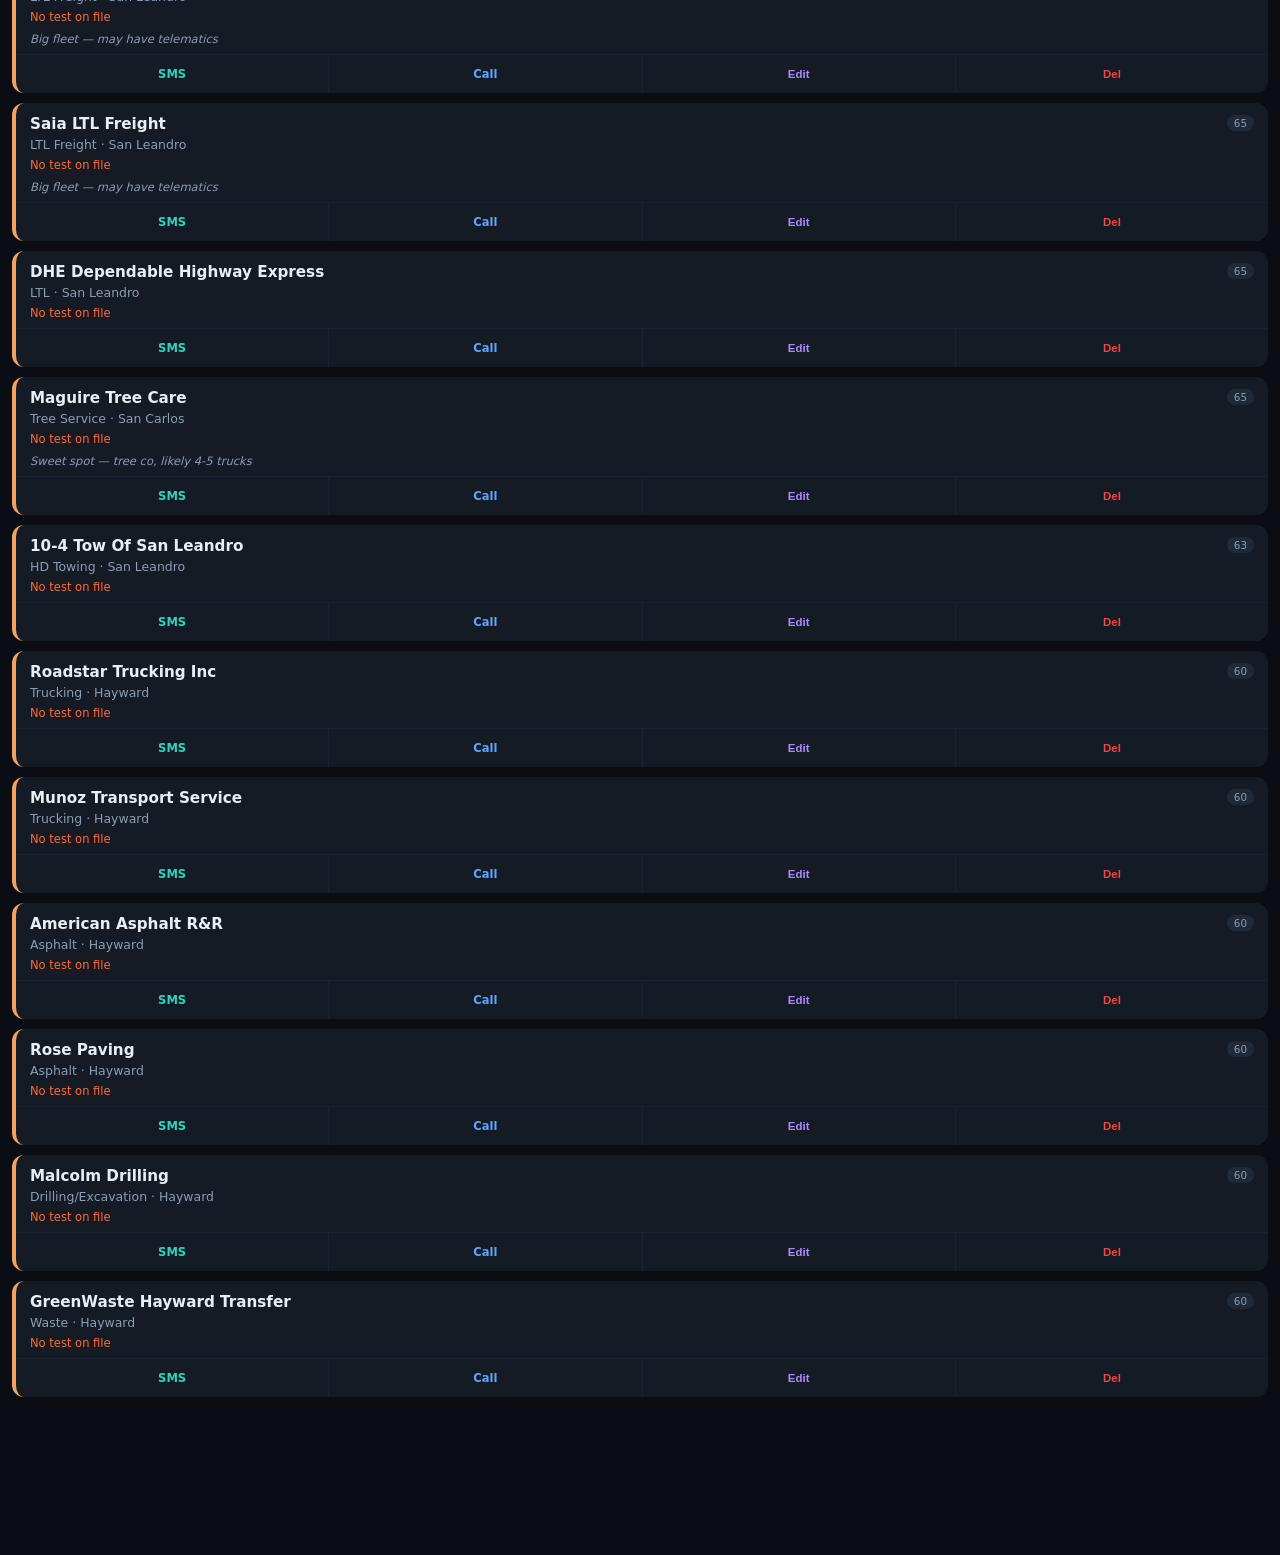
<file: leads/lead-manager.html>
<!DOCTYPE html>
<html lang="en">
<head>
<meta charset="UTF-8">
<meta name="viewport" content="width=device-width, initial-scale=1, viewport-fit=cover">
<title>NorCal CARB — Lead Manager</title>
<style>
:root{--bg:#0a0e14;--card:#141b24;--border:#1e2a38;--hot:#ff6b35;--warm:#f4a261;--green:#2dd4bf;--red:#ef4444;--text:#e8eef4;--muted:#8b9cb3;--dim:#3a4a5c}
*{box-sizing:border-box;margin:0;padding:0}
body{font-family:system-ui,-apple-system,sans-serif;background:var(--bg);color:var(--text);padding:0 0 140px;-webkit-user-select:none;user-select:none}
header{padding:14px 16px 10px;border-bottom:1px solid var(--border);position:sticky;top:0;background:var(--bg);z-index:50}
header h1{font-size:1.1rem;margin-bottom:2px}
.stats-row{display:flex;gap:12px;margin-top:8px;font-size:.75rem;color:var(--muted)}
.stats-row .s{padding:3px 8px;border-radius:6px;background:var(--card)}
.stats-row .s b{color:var(--green)}
.filters{display:flex;gap:6px;padding:10px 16px;overflow-x:auto;border-bottom:1px solid var(--border)}
.filters button{padding:6px 14px;border:1px solid var(--border);border-radius:20px;background:transparent;color:var(--muted);font-size:.75rem;white-space:nowrap;cursor:pointer}
.filters button.on{border-color:var(--green);color:var(--green);background:#2dd4bf15}
.list{padding:8px 12px}
.lead{background:var(--card);border-radius:12px;margin-bottom:10px;overflow:hidden;border-left:4px solid var(--warm);transition:opacity .2s}
.lead.hot{border-left-color:var(--hot)}
.lead.done{opacity:.35;order:999}
.lead.deleted{display:none}
.lead-top{padding:12px 14px 0;display:flex;justify-content:space-between;align-items:flex-start;gap:8px}
.lead-name{font-weight:700;font-size:.95rem}
.badge{font-size:.65rem;padding:2px 7px;border-radius:99px;background:#1e2a38;color:var(--muted);flex-shrink:0}
.lead-meta{padding:4px 14px;font-size:.78rem;color:var(--muted)}
.lead-meta span+span::before{content:" · "}
.lead-date{padding:2px 14px 8px;font-size:.72rem;color:var(--dim)}
.lead-date b{color:var(--green)}
.lead-date .never{color:var(--hot)}
.lead-note{padding:0 14px 8px;font-size:.72rem;color:var(--muted);font-style:italic}
.actions{display:flex;border-top:1px solid #1a2230}
.actions a,.actions button{flex:1;display:flex;align-items:center;justify-content:center;gap:4px;padding:12px 0;font-size:.72rem;font-weight:600;text-decoration:none;color:var(--text);background:transparent;border:none;border-right:1px solid #1a2230;cursor:pointer;transition:background .15s}
.actions a:last-child,.actions button:last-child{border-right:none}
.actions a:active,.actions button:active{background:#ffffff10}
.act-sms{color:#2dd4bf!important}
.act-call{color:#60a5fa!important}
.act-email{color:#a78bfa!important}
.act-del{color:#ef4444!important}
.modal-bg{display:none;position:fixed;inset:0;background:#000a;z-index:100;align-items:flex-end;justify-content:center}
.modal-bg.show{display:flex}
.modal{background:var(--card);border-radius:16px 16px 0 0;padding:20px 16px 32px;width:100%;max-width:480px;max-height:70vh;overflow-y:auto}
.modal h3{font-size:1rem;margin-bottom:12px}
.modal label{display:block;font-size:.78rem;color:var(--muted);margin:10px 0 4px}
.modal input,.modal textarea,.modal select{width:100%;padding:10px;border:1px solid var(--border);border-radius:8px;background:var(--bg);color:var(--text);font-size:.85rem;font-family:inherit}
.modal textarea{height:60px;resize:vertical}
.modal .btn-row{display:flex;gap:8px;margin-top:16px}
.modal .btn{flex:1;padding:12px;border:none;border-radius:8px;font-size:.85rem;font-weight:600;cursor:pointer}
.btn-save{background:var(--green);color:#0a0e14}
.btn-cancel{background:var(--border);color:var(--text)}
.empty{text-align:center;padding:60px 20px;color:var(--dim);font-size:.9rem}
.bottom-bar{position:fixed;bottom:0;left:0;right:0;background:#0d1218ee;backdrop-filter:blur(8px);border-top:1px solid var(--border);padding:10px 16px;display:flex;justify-content:space-between;align-items:center;font-size:.72rem;color:var(--muted);z-index:50}
.bottom-bar a{color:var(--green);text-decoration:none}
.export-btn{padding:6px 12px;border:1px solid var(--green);border-radius:6px;background:transparent;color:var(--green);font-size:.7rem;font-weight:600;cursor:pointer}
</style>
</head>
<body>
<header>
  <h1>NorCal CARB — Leads</h1>
  <p style="font-size:.7rem;color:var(--muted);margin:4px 0 0">Cold calls only — current customers stay on retest. Set <b>Last Test Date</b> in Edit so you can mention it on the call.</p>
  <div class="stats-row">
    <span class="s" id="st-total"></span>
    <span class="s" id="st-contacted"></span>
    <span class="s" id="st-success"></span>
    <span class="s" id="st-rate"></span>
  </div>
</header>
<div class="filters" id="filters"></div>
<div class="list" id="list"></div>
<div class="modal-bg" id="modal-bg"><div class="modal" id="modal"></div></div>
<div class="bottom-bar">
  <span id="sync-status"></span>
  <span><a href="https://gumption.manus.space/coldcall" target="_blank">Open Gumption</a></span>
  <button class="export-btn" onclick="exportCSV()">Export CSV</button>
</div>

<script>
const STORE_KEY = 'norcal_leads_v2';
const DEFAULT_LEADS = [
  {id:"l01",name:"ArborTech Inc.",phone:"510-871-8788",type:"Tree Service",city:"Hayward",address:"1310 Ruus Ln, Hayward 94544",score:85,tier:"hot",reviews:135,stars:5.0,lastTest:"",status:"new",contacted:false,result:"",notes:"",deleted:false},
  {id:"l02",name:"Saunders Tree Service Inc",phone:"925-200-9057",type:"Tree Service",city:"Hayward",address:"22844 Alice St, Hayward 94541",score:80,tier:"hot",reviews:78,stars:4.9,lastTest:"",status:"new",contacted:false,result:"",notes:"",deleted:false},
  {id:"l03",name:"Castillo Tree Service Inc",phone:"510-792-6590",type:"Tree Service",city:"Hayward",address:"25798 Franklin Ave, Hayward 94544",score:80,tier:"hot",reviews:51,stars:4.8,lastTest:"",status:"new",contacted:false,result:"",notes:"",deleted:false},
  {id:"l04",name:"Graham Tree Services Inc",phone:"510-383-9585",type:"Tree Service",city:"San Leandro",address:"520 Doolittle Dr, San Leandro 94577",score:80,tier:"hot",reviews:49,stars:4.7,lastTest:"",status:"new",contacted:false,result:"",notes:"",deleted:false},
  {id:"l05",name:"Boyett Concrete Inc",phone:"510-264-9100",type:"Concrete",city:"Hayward",address:"2404 Tripaldi Way, Hayward 94545",score:75,tier:"hot",reviews:16,stars:4.9,lastTest:"",status:"new",contacted:false,result:"",notes:"",deleted:false},
  {id:"l06",name:"LS Trucking, Inc.",phone:"510-266-5213",type:"Trucking",city:"Hayward",address:"1774 W Winton Ave, Hayward 94545",score:75,tier:"hot",reviews:15,stars:4.3,lastTest:"",status:"new",contacted:false,result:"",notes:"",deleted:false},
  {id:"l07",name:"Daylight Transport",phone:"800-468-9999",type:"Trucking/LTL",city:"Hayward",address:"2340 Industrial Pkwy W, Hayward 94545",score:70,tier:"hot",reviews:98,stars:3.6,lastTest:"",status:"new",contacted:false,result:"",notes:"Has telematics — may not need us",deleted:false},
  {id:"l08",name:"Baystar Trans Inc",phone:"510-586-9300",type:"Trucking",city:"Hayward",address:"",score:68,tier:"warm",lastTest:"",status:"new",contacted:false,result:"",notes:"",deleted:false},
  {id:"l09",name:"Rangel Concrete",phone:"510-292-6207",type:"Concrete",city:"San Lorenzo",address:"",score:65,tier:"warm",lastTest:"",status:"new",contacted:false,result:"",notes:"",deleted:false},
  {id:"l10",name:"Mag Trucking",phone:"510-782-8801",type:"Trucking",city:"Hayward",address:"",score:65,tier:"warm",lastTest:"",status:"new",contacted:false,result:"",notes:"",deleted:false},
  {id:"l11",name:"Cato's Paving",phone:"510-397-2677",type:"Asphalt/Paving",city:"Hayward",address:"",score:65,tier:"warm",lastTest:"",status:"new",contacted:false,result:"",notes:"",deleted:false},
  {id:"l12",name:"Estes Express Lines",phone:"510-635-0165",type:"LTL Freight",city:"San Leandro",address:"",score:65,tier:"warm",lastTest:"",status:"new",contacted:false,result:"",notes:"Big fleet — may have telematics",deleted:false},
  {id:"l13",name:"Saia LTL Freight",phone:"510-347-6890",type:"LTL Freight",city:"San Leandro",address:"",score:65,tier:"warm",lastTest:"",status:"new",contacted:false,result:"",notes:"Big fleet — may have telematics",deleted:false},
  {id:"l14",name:"DHE Dependable Highway Express",phone:"510-357-2223",type:"LTL",city:"San Leandro",address:"",score:65,tier:"warm",lastTest:"",status:"new",contacted:false,result:"",notes:"",deleted:false},
  {id:"l15",name:"Maguire Tree Care",phone:"650-844-2046",type:"Tree Service",city:"San Carlos",address:"",score:65,tier:"warm",lastTest:"",status:"new",contacted:false,result:"",notes:"Sweet spot — tree co, likely 4-5 trucks",deleted:false},
  {id:"l16",name:"10-4 Tow Of San Leandro",phone:"510-633-2727",type:"HD Towing",city:"San Leandro",address:"",score:63,tier:"warm",lastTest:"",status:"new",contacted:false,result:"",notes:"",deleted:false},
  {id:"l17",name:"Roadstar Trucking Inc",phone:"510-487-2404",type:"Trucking",city:"Hayward",address:"",score:60,tier:"warm",lastTest:"",status:"new",contacted:false,result:"",notes:"",deleted:false},
  {id:"l18",name:"Munoz Transport Service",phone:"510-385-9206",type:"Trucking",city:"Hayward",address:"",score:60,tier:"warm",lastTest:"",status:"new",contacted:false,result:"",notes:"",deleted:false},
  {id:"l19",name:"American Asphalt R&R",phone:"510-723-0280",type:"Asphalt",city:"Hayward",address:"",score:60,tier:"warm",lastTest:"",status:"new",contacted:false,result:"",notes:"",deleted:false},
  {id:"l20",name:"Rose Paving",phone:"510-770-1150",type:"Asphalt",city:"Hayward",address:"",score:60,tier:"warm",lastTest:"",status:"new",contacted:false,result:"",notes:"",deleted:false},
  {id:"l21",name:"Malcolm Drilling",phone:"510-780-9181",type:"Drilling/Excavation",city:"Hayward",address:"",score:60,tier:"warm",lastTest:"",status:"new",contacted:false,result:"",notes:"",deleted:false},
  {id:"l22",name:"GreenWaste Hayward Transfer",phone:"510-606-1548",type:"Waste",city:"Hayward",address:"",score:60,tier:"warm",lastTest:"",status:"new",contacted:false,result:"",notes:"",deleted:false}
];

let leads = [];
let filter = 'all';

function load() {
  const saved = localStorage.getItem(STORE_KEY);
  if (saved) {
    try { leads = JSON.parse(saved); } catch(e) { leads = structuredClone(DEFAULT_LEADS); }
  } else {
    leads = structuredClone(DEFAULT_LEADS);
  }
}
function save() {
  localStorage.setItem(STORE_KEY, JSON.stringify(leads));
}

function getStats() {
  const active = leads.filter(l => !l.deleted);
  const contacted = active.filter(l => l.contacted);
  const won = active.filter(l => l.result === 'booked' || l.result === 'interested');
  const rate = contacted.length ? Math.round(won.length / contacted.length * 100) : 0;
  return { total: active.length, contacted: contacted.length, won: won.length, rate };
}

function renderStats() {
  const s = getStats();
  document.getElementById('st-total').innerHTML = `<b>${s.total}</b> leads`;
  document.getElementById('st-contacted').innerHTML = `<b>${s.contacted}</b> contacted`;
  document.getElementById('st-success').innerHTML = `<b>${s.won}</b> won`;
  document.getElementById('st-rate').innerHTML = `<b>${s.rate}%</b> rate`;
  document.getElementById('sync-status').textContent = `Saved locally · ${leads.filter(l=>!l.deleted).length} leads`;
}

function renderFilters() {
  const tags = ['all','hot','warm','new','contacted','booked','deleted'];
  const labels = {all:'All',hot:'Hot',warm:'Warm',new:'Not Called',contacted:'Contacted',booked:'Won',deleted:'Removed'};
  document.getElementById('filters').innerHTML = tags.map(t =>
    `<button class="${filter===t?'on':''}" onclick="setFilter('${t}')">${labels[t]}</button>`
  ).join('');
}

function setFilter(f) { filter = f; renderFilters(); renderList(); }

function renderList() {
  let items = leads;
  if (filter === 'deleted') { items = items.filter(l => l.deleted); }
  else {
    items = items.filter(l => !l.deleted);
    if (filter === 'hot') items = items.filter(l => l.tier === 'hot');
    if (filter === 'warm') items = items.filter(l => l.tier === 'warm');
    if (filter === 'new') items = items.filter(l => !l.contacted);
    if (filter === 'contacted') items = items.filter(l => l.contacted);
    if (filter === 'booked') items = items.filter(l => l.result === 'booked' || l.result === 'interested');
  }
  items.sort((a,b) => {
    if (a.contacted !== b.contacted) return a.contacted ? 1 : -1;
    return b.score - a.score;
  });
  if (!items.length) {
    document.getElementById('list').innerHTML = '<div class="empty">No leads in this view</div>';
    return;
  }
  const smsBody = (l) => encodeURIComponent(`Hi ${l.name.split(' ')[0]}, Bryan w/ NorCal CARB Mobile. I'm in ${l.city} doing Clean Truck Checks — mobile OBD & smoke opacity for diesels 14k+ lbs. Can swing by. norcalcarbmobile.com`);
  document.getElementById('list').innerHTML = items.map(l => {
    const dateStr = l.lastTest ? `Last test: <b>${l.lastTest}</b>` : '<span class="never">No test on file</span>';
    const resultTag = l.result ? ` · ${l.result}` : '';
    return `<div class="lead ${l.tier} ${l.contacted?'done':''} ${l.deleted?'deleted':''}" id="card-${l.id}">
      <div class="lead-top">
        <span class="lead-name">${l.name}</span>
        <span class="badge">${l.score}${resultTag}</span>
      </div>
      <div class="lead-meta"><span>${l.type}</span><span>${l.city}</span>${l.address?`<span>${l.address}</span>`:''}</div>
      <div class="lead-date">${dateStr}</div>
      ${l.notes ? `<div class="lead-note">${l.notes}</div>` : ''}
      <div class="actions">
        <a href="sms:${l.phone.replace(/-/g,'')}&body=${smsBody(l)}" class="act-sms" onclick="markContacted('${l.id}')">SMS</a>
        <a href="tel:${l.phone.replace(/-/g,'')}" class="act-call" onclick="markContacted('${l.id}')">Call</a>
        <button class="act-email" onclick="openNote('${l.id}')">Edit</button>
        <button class="act-del" onclick="removeLead('${l.id}')">${l.deleted?'Undo':'Del'}</button>
      </div>
    </div>`;
  }).join('');
}

function markContacted(id) {
  const l = leads.find(x => x.id === id);
  if (l && !l.contacted) {
    l.contacted = true;
    l.status = 'contacted';
    save(); renderStats();
  }
}

function removeLead(id) {
  const l = leads.find(x => x.id === id);
  if (l) {
    l.deleted = !l.deleted;
    save(); renderStats(); renderList();
  }
}

function openNote(id) {
  const l = leads.find(x => x.id === id);
  if (!l) return;
  const results = ['','interested','booked','not interested','has telematics','wrong number','no answer','left voicemail','call back later'];
  document.getElementById('modal').innerHTML = `
    <h3>${l.name}</h3>
    <label>Result</label>
    <select id="m-result">${results.map(r => `<option value="${r}" ${l.result===r?'selected':''}>${r||'— none —'}</option>`).join('')}</select>
    <label>Last Test Date</label>
    <input type="date" id="m-date" value="${l.lastTest}">
    <label>VIN / Fleet Notes</label>
    <textarea id="m-notes">${l.notes||''}</textarea>
    <div class="btn-row">
      <button class="btn btn-cancel" onclick="closeModal()">Cancel</button>
      <button class="btn btn-save" onclick="saveNote('${l.id}')">Save</button>
    </div>`;
  document.getElementById('modal-bg').classList.add('show');
}

function saveNote(id) {
  const l = leads.find(x => x.id === id);
  if (!l) return;
  l.result = document.getElementById('m-result').value;
  l.lastTest = document.getElementById('m-date').value;
  l.notes = document.getElementById('m-notes').value;
  if (l.result && !l.contacted) { l.contacted = true; l.status = 'contacted'; }
  save(); closeModal(); renderStats(); renderList();
}

function closeModal() { document.getElementById('modal-bg').classList.remove('show'); }

function exportCSV() {
  const active = leads.filter(l => !l.deleted);
  const header = 'Company,Phone,Priority,Stage,City,Category,Lead Score,Last Test,Result,Notes';
  const rows = active.map(l =>
    `"${l.name}","${l.phone}","${l.tier.toUpperCase()}","${l.contacted?'Contacted':'New'}","${l.city}","${l.type}",${l.score},"${l.lastTest}","${l.result}","${(l.notes||'').replace(/"/g,'""')}"`
  );
  const csv = header + '\n' + rows.join('\n');
  const blob = new Blob([csv], {type:'text/csv'});
  const url = URL.createObjectURL(blob);
  const a = document.createElement('a');
  a.href = url; a.download = `norcal-leads-${new Date().toISOString().slice(0,10)}.csv`;
  a.click(); URL.revokeObjectURL(url);
}

document.getElementById('modal-bg').addEventListener('click', function(e) {
  if (e.target === this) closeModal();
});

load(); renderStats(); renderFilters(); renderList();
</script>
</body>
</html>
</file>
<file: command-center/styles.css>
/* ==========================================
   Bryan's Command Center - SpaceX Inspired
   Silverback AI • NorCal Carb Mobile
   ========================================== */

/* CSS Custom Properties */
:root {
    /* Primary Colors - SpaceX Dark Theme */
    --bg-primary: #0a0e17;
    --bg-secondary: #0d1321;
    --bg-tertiary: #111827;
    --bg-panel: linear-gradient(145deg, #0d1321 0%, #0a0e17 100%);
    
    /* Accent Colors */
    --accent-primary: #00d4ff;
    --accent-secondary: #00a3cc;
    --accent-success: #00ff88;
    --accent-warning: #ffb700;
    --accent-danger: #ff4757;
    --accent-purple: #9c27b0;
    --accent-green: #4caf50;
    
    /* Text Colors */
    --text-primary: #ffffff;
    --text-secondary: #94a3b8;
    --text-muted: #64748b;
    
    /* Borders & Shadows */
    --border-color: rgba(0, 212, 255, 0.15);
    --border-glow: rgba(0, 212, 255, 0.4);
    --shadow-glow: 0 0 30px rgba(0, 212, 255, 0.1);
    --shadow-panel: 0 4px 24px rgba(0, 0, 0, 0.4);
    
    /* Typography */
    --font-mono: 'Roboto Mono', monospace;
    --font-sans: 'Inter', -apple-system, BlinkMacSystemFont, sans-serif;
    
    /* Spacing */
    --gap-xs: 4px;
    --gap-sm: 8px;
    --gap-md: 16px;
    --gap-lg: 24px;
    --gap-xl: 32px;
    
    /* Border Radius */
    --radius-sm: 4px;
    --radius-md: 8px;
    --radius-lg: 12px;
}

/* Reset & Base */
*, *::before, *::after {
    box-sizing: border-box;
    margin: 0;
    padding: 0;
}

html {
    font-size: 14px;
    -webkit-font-smoothing: antialiased;
    -moz-osx-font-smoothing: grayscale;
}

body {
    font-family: var(--font-sans);
    background: var(--bg-primary);
    color: var(--text-primary);
    min-height: 100vh;
    overflow-x: hidden;
}

/* Background Pattern */
body::before {
    content: '';
    position: fixed;
    top: 0;
    left: 0;
    right: 0;
    bottom: 0;
    background: 
        radial-gradient(ellipse at 50% 0%, rgba(0, 212, 255, 0.08) 0%, transparent 50%),
        linear-gradient(180deg, var(--bg-primary) 0%, var(--bg-secondary) 100%);
    z-index: -1;
}

/* Command Center Container */
.command-center {
    display: flex;
    flex-direction: column;
    min-height: 100vh;
    max-width: 2000px;
    margin: 0 auto;
    padding: var(--gap-md);
    gap: var(--gap-md);
}

/* Mission Control Header */
.mission-control-bar {
    display: flex;
    align-items: center;
    justify-content: space-between;
    background: var(--bg-panel);
    border: 1px solid var(--border-color);
    border-radius: var(--radius-lg);
    padding: var(--gap-md) var(--gap-lg);
    box-shadow: var(--shadow-panel);
}

.logo-section {
    display: flex;
    align-items: center;
    gap: var(--gap-md);
}

.logo-icon {
    width: 48px;
    height: 48px;
    animation: pulse-glow 2s ease-in-out infinite;
}

@keyframes pulse-glow {
    0%, 100% { filter: drop-shadow(0 0 8px rgba(0, 212, 255, 0.4)); }
    50% { filter: drop-shadow(0 0 16px rgba(0, 212, 255, 0.8)); }
}

.logo-text h1 {
    font-family: var(--font-mono);
    font-size: 1.5rem;
    font-weight: 700;
    letter-spacing: 2px;
    background: linear-gradient(135deg, var(--accent-primary), var(--text-primary));
    -webkit-background-clip: text;
    -webkit-text-fill-color: transparent;
    background-clip: text;
}

.logo-text .subtitle {
    font-size: 0.75rem;
    color: var(--text-muted);
    letter-spacing: 1px;
    text-transform: uppercase;
}

.status-indicators {
    display: flex;
    align-items: center;
    gap: var(--gap-lg);
}

.system-status {
    display: flex;
    align-items: center;
    gap: var(--gap-sm);
    font-family: var(--font-mono);
    font-size: 0.75rem;
    font-weight: 500;
    letter-spacing: 1px;
    color: var(--text-secondary);
}

.system-status.online .status-dot {
    width: 10px;
    height: 10px;
    background: var(--accent-success);
    border-radius: 50%;
    box-shadow: 0 0 10px var(--accent-success);
    animation: status-pulse 1.5s ease-in-out infinite;
}

@keyframes status-pulse {
    0%, 100% { opacity: 1; }
    50% { opacity: 0.5; }
}

.datetime {
    font-family: var(--font-mono);
    font-size: 1rem;
    font-weight: 500;
    color: var(--text-primary);
    letter-spacing: 1px;
}

.quick-actions {
    display: flex;
    gap: var(--gap-sm);
}

.action-btn {
    display: flex;
    align-items: center;
    gap: var(--gap-sm);
    padding: var(--gap-sm) var(--gap-md);
    border: 1px solid var(--border-color);
    border-radius: var(--radius-md);
    background: transparent;
    color: var(--text-secondary);
    font-family: var(--font-mono);
    font-size: 0.75rem;
    font-weight: 500;
    letter-spacing: 1px;
    cursor: pointer;
    transition: all 0.2s ease;
}

.action-btn svg {
    width: 16px;
    height: 16px;
}

.action-btn:hover {
    border-color: var(--accent-primary);
    color: var(--accent-primary);
    box-shadow: 0 0 20px rgba(0, 212, 255, 0.2);
}

.action-btn.primary {
    background: linear-gradient(135deg, var(--accent-primary), var(--accent-secondary));
    border-color: transparent;
    color: var(--bg-primary);
}

.action-btn.primary:hover {
    box-shadow: 0 0 30px rgba(0, 212, 255, 0.4);
    transform: translateY(-1px);
}

/* Dashboard Grid */
.dashboard-grid {
    display: grid;
    grid-template-columns: repeat(3, 1fr);
    grid-template-rows: auto auto auto;
    gap: var(--gap-md);
    flex: 1;
}

/* Responsive Grid Areas */
.agents-panel { grid-column: 1; grid-row: 1; }
.tasks-panel { grid-column: 2; grid-row: 1 / 3; }
.mail-panel { grid-column: 3; grid-row: 1; }
.goals-panel { grid-column: 1; grid-row: 2; }
.integrations-panel { grid-column: 3; grid-row: 2; }
.cold-calls-panel { grid-column: 1 / 4; grid-row: 3; }
.activity-panel { grid-column: 1 / 4; grid-row: 4; }

/* Panel Styles */
.panel {
    background: var(--bg-panel);
    border: 1px solid var(--border-color);
    border-radius: var(--radius-lg);
    box-shadow: var(--shadow-panel);
    overflow: hidden;
    display: flex;
    flex-direction: column;
    min-height: 280px;
}

.panel-header {
    display: flex;
    align-items: center;
    justify-content: space-between;
    padding: var(--gap-md);
    border-bottom: 1px solid var(--border-color);
    background: rgba(0, 0, 0, 0.2);
}

.panel-header h2 {
    display: flex;
    align-items: center;
    gap: var(--gap-sm);
    font-family: var(--font-mono);
    font-size: 0.85rem;
    font-weight: 600;
    letter-spacing: 1px;
    color: var(--text-primary);
}

.panel-header h2 svg {
    width: 18px;
    height: 18px;
    stroke: var(--accent-primary);
}

.panel-count, .panel-progress {
    font-family: var(--font-mono);
    font-size: 0.75rem;
    color: var(--accent-primary);
    background: rgba(0, 212, 255, 0.1);
    padding: 4px 10px;
    border-radius: var(--radius-sm);
}

.panel-badge {
    font-family: var(--font-mono);
    font-size: 0.7rem;
    font-weight: 600;
    padding: 4px 10px;
    border-radius: var(--radius-sm);
}

.panel-badge.urgent {
    background: rgba(255, 71, 87, 0.2);
    color: var(--accent-danger);
}

.panel-content {
    flex: 1;
    padding: var(--gap-md);
    overflow: hidden;
}

.panel-content.scrollable {
    overflow-y: auto;
}

/* Custom Scrollbar */
.scrollable::-webkit-scrollbar {
    width: 6px;
}

.scrollable::-webkit-scrollbar-track {
    background: rgba(255, 255, 255, 0.05);
    border-radius: 3px;
}

.scrollable::-webkit-scrollbar-thumb {
    background: var(--accent-primary);
    border-radius: 3px;
    opacity: 0.5;
}

/* Agent Cards */
.agent-card {
    display: flex;
    align-items: center;
    gap: var(--gap-md);
    padding: var(--gap-sm) var(--gap-md);
    margin-bottom: var(--gap-sm);
    background: rgba(255, 255, 255, 0.02);
    border: 1px solid transparent;
    border-radius: var(--radius-md);
    transition: all 0.2s ease;
}

.agent-card:hover {
    border-color: var(--border-color);
    background: rgba(0, 212, 255, 0.05);
}

.agent-avatar {
    width: 36px;
    height: 36px;
    border-radius: 50%;
    background: linear-gradient(135deg, var(--accent-primary), var(--accent-secondary));
    display: flex;
    align-items: center;
    justify-content: center;
    font-family: var(--font-mono);
    font-weight: 700;
    font-size: 0.75rem;
    color: var(--bg-primary);
}

.agent-info {
    flex: 1;
}

.agent-name {
    font-weight: 600;
    font-size: 0.85rem;
    margin-bottom: 2px;
}

.agent-role {
    font-size: 0.7rem;
    color: var(--text-muted);
}

.agent-status {
    display: flex;
    align-items: center;
    gap: 6px;
    font-size: 0.7rem;
    font-family: var(--font-mono);
    padding: 4px 8px;
    border-radius: var(--radius-sm);
}

.agent-status.active {
    background: rgba(0, 255, 136, 0.15);
    color: var(--accent-success);
}

.agent-status.idle {
    background: rgba(100, 116, 139, 0.15);
    color: var(--text-muted);
}

.agent-status.busy {
    background: rgba(255, 183, 0, 0.15);
    color: var(--accent-warning);
}

.agent-status::before {
    content: '';
    width: 6px;
    height: 6px;
    border-radius: 50%;
    background: currentColor;
}

/* Task Items */
.task-filters {
    display: flex;
    gap: 4px;
}

.filter-btn {
    padding: 4px 10px;
    border: 1px solid transparent;
    border-radius: var(--radius-sm);
    background: transparent;
    color: var(--text-muted);
    font-family: var(--font-mono);
    font-size: 0.65rem;
    cursor: pointer;
    transition: all 0.2s ease;
}

.filter-btn:hover,
.filter-btn.active {
    border-color: var(--accent-primary);
    color: var(--accent-primary);
}

.task-item {
    padding: var(--gap-md);
    margin-bottom: var(--gap-sm);
    background: rgba(255, 255, 255, 0.02);
    border-left: 3px solid var(--accent-primary);
    border-radius: 0 var(--radius-md) var(--radius-md) 0;
    transition: all 0.2s ease;
}

.task-item:hover {
    background: rgba(0, 212, 255, 0.05);
}

.task-item.urgent {
    border-left-color: var(--accent-danger);
}

.task-item.pending {
    border-left-color: var(--accent-warning);
}

.task-item.completed {
    border-left-color: var(--accent-success);
    opacity: 0.6;
}

.task-header {
    display: flex;
    align-items: center;
    justify-content: space-between;
    margin-bottom: var(--gap-xs);
}

.task-title {
    font-weight: 600;
    font-size: 0.85rem;
}

.task-priority {
    font-family: var(--font-mono);
    font-size: 0.6rem;
    padding: 2px 6px;
    border-radius: 2px;
    text-transform: uppercase;
}

.task-priority.high {
    background: rgba(255, 71, 87, 0.2);
    color: var(--accent-danger);
}

.task-priority.medium {
    background: rgba(255, 183, 0, 0.2);
    color: var(--accent-warning);
}

.task-priority.low {
    background: rgba(0, 212, 255, 0.2);
    color: var(--accent-primary);
}

.task-meta {
    display: flex;
    align-items: center;
    gap: var(--gap-md);
    font-size: 0.7rem;
    color: var(--text-muted);
}

.task-agent {
    display: flex;
    align-items: center;
    gap: 4px;
}

.task-agent::before {
    content: '•';
    color: var(--accent-primary);
}

/* Mail Items */
.mail-item {
    padding: var(--gap-md);
    margin-bottom: var(--gap-sm);
    background: rgba(255, 255, 255, 0.02);
    border-radius: var(--radius-md);
    border: 1px solid transparent;
    cursor: pointer;
    transition: all 0.2s ease;
}

.mail-item:hover {
    border-color: var(--border-color);
    background: rgba(0, 212, 255, 0.05);
}

.mail-item.unread {
    border-left: 3px solid var(--accent-primary);
}

.mail-header {
    display: flex;
    align-items: center;
    justify-content: space-between;
    margin-bottom: var(--gap-xs);
}

.mail-from {
    font-weight: 600;
    font-size: 0.85rem;
}

.mail-time {
    font-family: var(--font-mono);
    font-size: 0.65rem;
    color: var(--text-muted);
}

.mail-subject {
    font-size: 0.8rem;
    color: var(--text-secondary);
    margin-bottom: 4px;
}

.mail-preview {
    font-size: 0.7rem;
    color: var(--text-muted);
    white-space: nowrap;
    overflow: hidden;
    text-overflow: ellipsis;
}

/* Goals Items */
.goal-item {
    padding: var(--gap-md);
    margin-bottom: var(--gap-md);
    background: rgba(255, 255, 255, 0.02);
    border-radius: var(--radius-md);
    transition: all 0.2s ease;
}

.goal-item:hover {
    background: rgba(0, 212, 255, 0.05);
}

.goal-header {
    display: flex;
    align-items: center;
    justify-content: space-between;
    margin-bottom: var(--gap-sm);
}

.goal-title {
    font-weight: 600;
    font-size: 0.85rem;
}

.goal-percentage {
    font-family: var(--font-mono);
    font-size: 0.85rem;
    font-weight: 700;
    color: var(--accent-primary);
}

.goal-progress-bar {
    height: 6px;
    background: rgba(255, 255, 255, 0.1);
    border-radius: 3px;
    overflow: hidden;
    margin-bottom: var(--gap-xs);
}

.goal-progress-fill {
    height: 100%;
    background: linear-gradient(90deg, var(--accent-primary), var(--accent-success));
    border-radius: 3px;
    transition: width 0.5s ease;
}

.goal-meta {
    display: flex;
    justify-content: space-between;
    font-size: 0.65rem;
    color: var(--text-muted);
}

/* Integrations */
.integrations-grid {
    display: flex;
    flex-direction: column;
    gap: var(--gap-md);
}

.integration-card {
    display: grid;
    grid-template-columns: 50px 1fr auto;
    gap: var(--gap-md);
    align-items: center;
    padding: var(--gap-md);
    background: rgba(255, 255, 255, 0.02);
    border: 1px solid var(--border-color);
    border-radius: var(--radius-md);
    transition: all 0.2s ease;
}

.integration-card:hover {
    border-color: var(--border-glow);
    box-shadow: 0 0 20px rgba(0, 212, 255, 0.1);
}

.integration-icon {
    width: 50px;
    height: 50px;
    display: flex;
    align-items: center;
    justify-content: center;
}

.integration-icon svg {
    width: 40px;
    height: 40px;
}

.integration-info h3 {
    font-size: 0.9rem;
    font-weight: 600;
    margin-bottom: 4px;
}

.integration-status {
    font-size: 0.65rem;
    font-family: var(--font-mono);
    padding: 3px 8px;
    border-radius: var(--radius-sm);
}

.integration-status.connected {
    background: rgba(0, 255, 136, 0.15);
    color: var(--accent-success);
}

.integration-metrics {
    display: flex;
    gap: var(--gap-lg);
}

.metric {
    text-align: center;
}

.metric-value {
    display: block;
    font-family: var(--font-mono);
    font-size: 1.2rem;
    font-weight: 700;
    color: var(--accent-primary);
}

.metric-label {
    font-size: 0.6rem;
    color: var(--text-muted);
    text-transform: uppercase;
    letter-spacing: 0.5px;
}

/* Activity Feed */
.activity-panel .panel-content {
    display: flex;
    flex-direction: column;
    gap: var(--gap-sm);
    max-height: 200px;
}

.activity-item {
    display: flex;
    align-items: center;
    gap: var(--gap-md);
    padding: var(--gap-sm) var(--gap-md);
    background: rgba(255, 255, 255, 0.02);
    border-radius: var(--radius-md);
}

.activity-icon {
    width: 32px;
    height: 32px;
    border-radius: 50%;
    display: flex;
    align-items: center;
    justify-content: center;
    background: rgba(0, 212, 255, 0.15);
}

.activity-icon svg {
    width: 16px;
    height: 16px;
    stroke: var(--accent-primary);
}

.activity-content {
    flex: 1;
}

.activity-text {
    font-size: 0.8rem;
}

.activity-text strong {
    color: var(--accent-primary);
}

.activity-time {
    font-family: var(--font-mono);
    font-size: 0.65rem;
    color: var(--text-muted);
}

.live-indicator {
    display: flex;
    align-items: center;
    gap: var(--gap-sm);
    font-family: var(--font-mono);
    font-size: 0.7rem;
    font-weight: 600;
    color: var(--accent-danger);
}

.pulse {
    width: 8px;
    height: 8px;
    background: var(--accent-danger);
    border-radius: 50%;
    animation: live-pulse 1s ease-in-out infinite;
}

@keyframes live-pulse {
    0%, 100% { transform: scale(1); opacity: 1; }
    50% { transform: scale(1.5); opacity: 0.5; }
}

/* Status Bar */
.status-bar {
    display: flex;
    align-items: center;
    justify-content: space-between;
    background: var(--bg-panel);
    border: 1px solid var(--border-color);
    border-radius: var(--radius-lg);
    padding: var(--gap-md) var(--gap-lg);
    box-shadow: var(--shadow-panel);
}

.status-item {
    display: flex;
    align-items: center;
    gap: var(--gap-md);
}

.status-label {
    font-size: 0.7rem;
    color: var(--text-muted);
    text-transform: uppercase;
    letter-spacing: 0.5px;
}

.status-meter {
    width: 100px;
    height: 6px;
    background: rgba(255, 255, 255, 0.1);
    border-radius: 3px;
    overflow: hidden;
}

.meter-fill {
    height: 100%;
    background: var(--accent-primary);
    border-radius: 3px;
    transition: width 0.5s ease;
}

.meter-fill.success {
    background: var(--accent-success);
}

.meter-fill.warning {
    background: var(--accent-warning);
}

.status-value {
    font-family: var(--font-mono);
    font-size: 0.85rem;
    font-weight: 600;
    color: var(--text-primary);
}

.status-value.highlight {
    color: var(--accent-primary);
    font-size: 1.1rem;
}

/* Responsive Design */
@media (max-width: 1400px) {
    .dashboard-grid {
        grid-template-columns: repeat(2, 1fr);
    }
    
    .agents-panel { grid-column: 1; grid-row: 1; }
    .tasks-panel { grid-column: 2; grid-row: 1 / 3; }
    .mail-panel { grid-column: 1; grid-row: 2; }
    .goals-panel { grid-column: 1; grid-row: 3; }
    .integrations-panel { grid-column: 2; grid-row: 3; }
    .cold-calls-panel { grid-column: 1 / 3; grid-row: 4; }
    .activity-panel { grid-column: 1 / 3; grid-row: 5; }
}

@media (max-width: 1000px) {
    .dashboard-grid {
        grid-template-columns: 1fr;
    }
    
    .agents-panel,
    .tasks-panel,
    .mail-panel,
    .goals-panel,
    .integrations-panel,
    .activity-panel {
        grid-column: 1;
        grid-row: auto;
    }
    
    .mission-control-bar {
        flex-wrap: wrap;
        gap: var(--gap-md);
    }
    
    .status-indicators {
        order: 3;
        width: 100%;
        justify-content: center;
    }
    
    .status-bar {
        flex-wrap: wrap;
        gap: var(--gap-md);
        justify-content: center;
    }
}

@media (max-width: 600px) {
    html {
        font-size: 12px;
    }
    
    .command-center {
        padding: var(--gap-sm);
    }
    
    .logo-text h1 {
        font-size: 1rem;
    }
    
    .quick-actions {
        flex-wrap: wrap;
    }
    
    .integration-card {
        grid-template-columns: 40px 1fr;
    }
    
    .integration-metrics {
        grid-column: 1 / 3;
        justify-content: space-around;
        margin-top: var(--gap-sm);
    }
}

/* ─── Cold Calls Panel ─────────────────────────────────────────────────────── */

.cold-calls-panel {
    grid-column: 1 / 4;
}

.cold-calls-header-right {
    display: flex;
    align-items: center;
    gap: var(--gap-md);
    flex-wrap: wrap;
}

.panel-badge.warning {
    background: rgba(255, 183, 0, 0.18);
    color: var(--accent-warning);
    font-size: 0.65rem;
    font-family: var(--font-mono);
    font-weight: 600;
    padding: 4px 10px;
    border-radius: var(--radius-sm);
    letter-spacing: 0.3px;
}

.cold-call-filters {
    display: flex;
    gap: 4px;
    flex-wrap: wrap;
}

/* Stats bar */
.cold-calls-stats {
    display: flex;
    align-items: center;
    gap: var(--gap-md);
    padding: var(--gap-sm) var(--gap-md);
    background: rgba(0, 0, 0, 0.2);
    border-bottom: 1px solid var(--border-color);
    flex-wrap: wrap;
}

.cc-stat {
    display: flex;
    flex-direction: column;
    align-items: center;
    gap: 2px;
    padding: 4px 12px;
    border-radius: var(--radius-sm);
    background: rgba(255, 255, 255, 0.03);
    border: 1px solid var(--border-color);
    min-width: 60px;
}

.cc-stat.hot { border-color: rgba(255, 71, 87, 0.4); background: rgba(255, 71, 87, 0.08); }
.cc-stat.warm { border-color: rgba(255, 183, 0, 0.4); background: rgba(255, 183, 0, 0.08); }
.cc-stat.success { border-color: rgba(0, 255, 136, 0.4); background: rgba(0, 255, 136, 0.08); }
.cc-stat.schedule { flex-direction: row; min-width: auto; gap: var(--gap-sm); border-color: rgba(0, 212, 255, 0.3); background: rgba(0, 212, 255, 0.07); }

.cc-stat-val {
    font-family: var(--font-mono);
    font-size: 1.1rem;
    font-weight: 700;
    color: var(--text-primary);
    line-height: 1;
}

.cc-stat-val.sched-time {
    font-size: 0.75rem;
    color: var(--accent-primary);
}

.cc-stat-lbl {
    font-size: 0.6rem;
    color: var(--text-muted);
    text-transform: uppercase;
    letter-spacing: 0.5px;
    white-space: nowrap;
}

/* Lead cards grid */
.cold-calls-grid-wrap {
    max-height: 460px;
    padding: var(--gap-md);
}

.cold-calls-grid {
    display: grid;
    grid-template-columns: repeat(auto-fill, minmax(240px, 1fr));
    gap: var(--gap-md);
}

/* Lead card */
.lead-card {
    background: rgba(255, 255, 255, 0.02);
    border: 1px solid var(--border-color);
    border-radius: var(--radius-md);
    padding: var(--gap-md);
    display: flex;
    flex-direction: column;
    gap: var(--gap-xs);
    transition: all 0.2s ease;
    position: relative;
}

.lead-card:hover {
    background: rgba(0, 212, 255, 0.04);
    border-color: rgba(0, 212, 255, 0.3);
    transform: translateY(-1px);
    box-shadow: 0 4px 16px rgba(0, 0, 0, 0.3);
}

.lead-card.lead-hot { border-left: 3px solid var(--accent-danger); }
.lead-card.lead-warm { border-left: 3px solid var(--accent-warning); }
.lead-card.lead-cool { border-left: 3px solid var(--accent-primary); }

.lead-card-top {
    display: flex;
    align-items: center;
    justify-content: space-between;
    margin-bottom: 2px;
}

.lead-score-badge {
    font-family: var(--font-mono);
    font-size: 0.6rem;
    font-weight: 700;
    padding: 2px 6px;
    border-radius: 2px;
}

.lead-score-badge.lead-hot { background: rgba(255, 71, 87, 0.2); color: var(--accent-danger); }
.lead-score-badge.lead-warm { background: rgba(255, 183, 0, 0.2); color: var(--accent-warning); }
.lead-score-badge.lead-cool { background: rgba(0, 212, 255, 0.2); color: var(--accent-primary); }

.lead-status {
    font-family: var(--font-mono);
    font-size: 0.6rem;
    padding: 2px 6px;
    border-radius: 2px;
    background: rgba(100, 116, 139, 0.15);
    color: var(--text-muted);
}

.lead-status.status-called { background: rgba(0, 212, 255, 0.15); color: var(--accent-primary); }
.lead-status.status-voicemail { background: rgba(255, 183, 0, 0.15); color: var(--accent-warning); }
.lead-status.status-connected { background: rgba(0, 255, 136, 0.2); color: var(--accent-success); }
.lead-status.status-interested { background: rgba(0, 255, 136, 0.3); color: var(--accent-success); font-weight: 700; }
.lead-status.status-not-interested { background: rgba(255, 71, 87, 0.15); color: var(--accent-danger); }
.lead-status.status-scheduled { background: rgba(156, 39, 176, 0.2); color: var(--accent-purple); }

.lead-name {
    font-weight: 700;
    font-size: 0.9rem;
    color: var(--text-primary);
    margin-top: 2px;
}

.lead-meta {
    display: flex;
    flex-wrap: wrap;
    gap: 6px;
    font-size: 0.7rem;
    color: var(--text-muted);
}

.lead-type {
    background: rgba(255, 255, 255, 0.06);
    padding: 1px 6px;
    border-radius: 2px;
}

.lead-address {
    font-size: 0.65rem;
    color: var(--text-muted);
    margin-top: 2px;
}

.lead-phone {
    margin-top: var(--gap-xs);
}

.phone-link {
    color: var(--accent-primary);
    text-decoration: none;
    font-family: var(--font-mono);
    font-size: 0.8rem;
    font-weight: 600;
    letter-spacing: 0.5px;
    transition: all 0.15s ease;
}

.phone-link:hover {
    color: var(--accent-success);
    text-shadow: 0 0 10px rgba(0, 255, 136, 0.4);
}

.lead-actions {
    display: flex;
    align-items: center;
    justify-content: space-between;
    margin-top: var(--gap-sm);
    flex-wrap: wrap;
    gap: 4px;
}

.lead-sent-badges {
    display: flex;
    gap: 4px;
}

.sent-badge {
    font-size: 0.65rem;
    padding: 3px 7px;
    border-radius: var(--radius-sm);
    border: 1px solid var(--border-color);
    background: rgba(255, 255, 255, 0.04);
    color: var(--text-muted);
    cursor: pointer;
    transition: all 0.15s ease;
    font-family: var(--font-mono);
}

.sent-badge:hover {
    border-color: var(--accent-primary);
    color: var(--accent-primary);
}

.sent-badge.sent {
    background: rgba(0, 255, 136, 0.15);
    color: var(--accent-success);
    border-color: rgba(0, 255, 136, 0.4);
}

.lead-status-btns {
    display: flex;
    gap: 3px;
}

.cc-status-btn {
    font-size: 0.6rem;
    font-family: var(--font-mono);
    font-weight: 600;
    padding: 3px 6px;
    border-radius: 2px;
    border: 1px solid var(--border-color);
    background: rgba(255, 255, 255, 0.04);
    color: var(--text-muted);
    cursor: pointer;
    transition: all 0.15s ease;
    letter-spacing: 0.5px;
}

.cc-status-btn:hover { border-color: var(--accent-primary); color: var(--accent-primary); }

/* Responsive adjustments for cold calls panel */
@media (max-width: 1400px) {
    .cold-calls-panel { grid-column: 1 / 3; }
}

@media (max-width: 1000px) {
    .cold-calls-panel { grid-column: 1; }
    .cold-calls-grid { grid-template-columns: repeat(auto-fill, minmax(200px, 1fr)); }
    .cold-calls-header-right { flex-direction: column; align-items: flex-start; gap: var(--gap-sm); }
}

/* Animations */
@keyframes fadeIn {
    from { opacity: 0; transform: translateY(10px); }
    to { opacity: 1; transform: translateY(0); }
}

.panel {
    animation: fadeIn 0.4s ease forwards;
}

.agents-panel { animation-delay: 0.1s; }
.tasks-panel { animation-delay: 0.15s; }
.mail-panel { animation-delay: 0.2s; }
.goals-panel { animation-delay: 0.25s; }
.integrations-panel { animation-delay: 0.3s; }
.cold-calls-panel { animation-delay: 0.35s; }
.activity-panel { animation-delay: 0.4s; }
</file>
